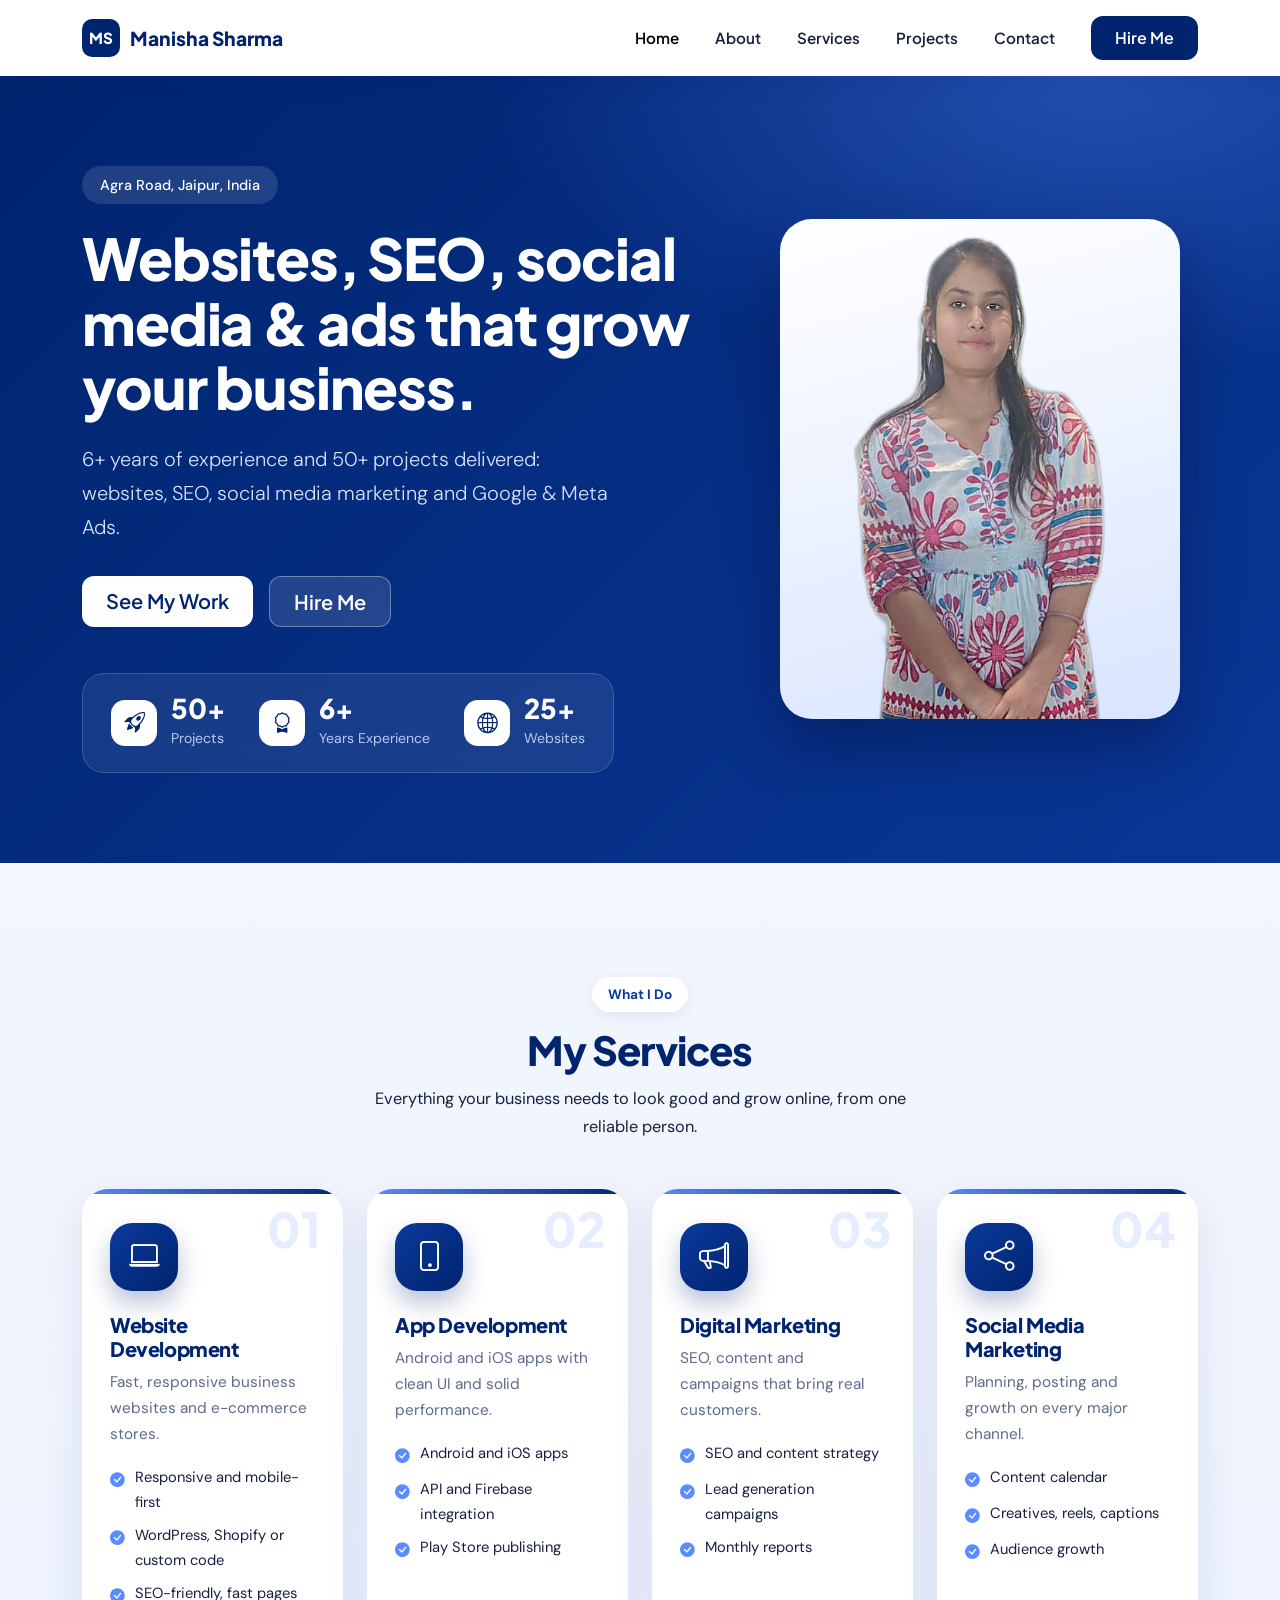
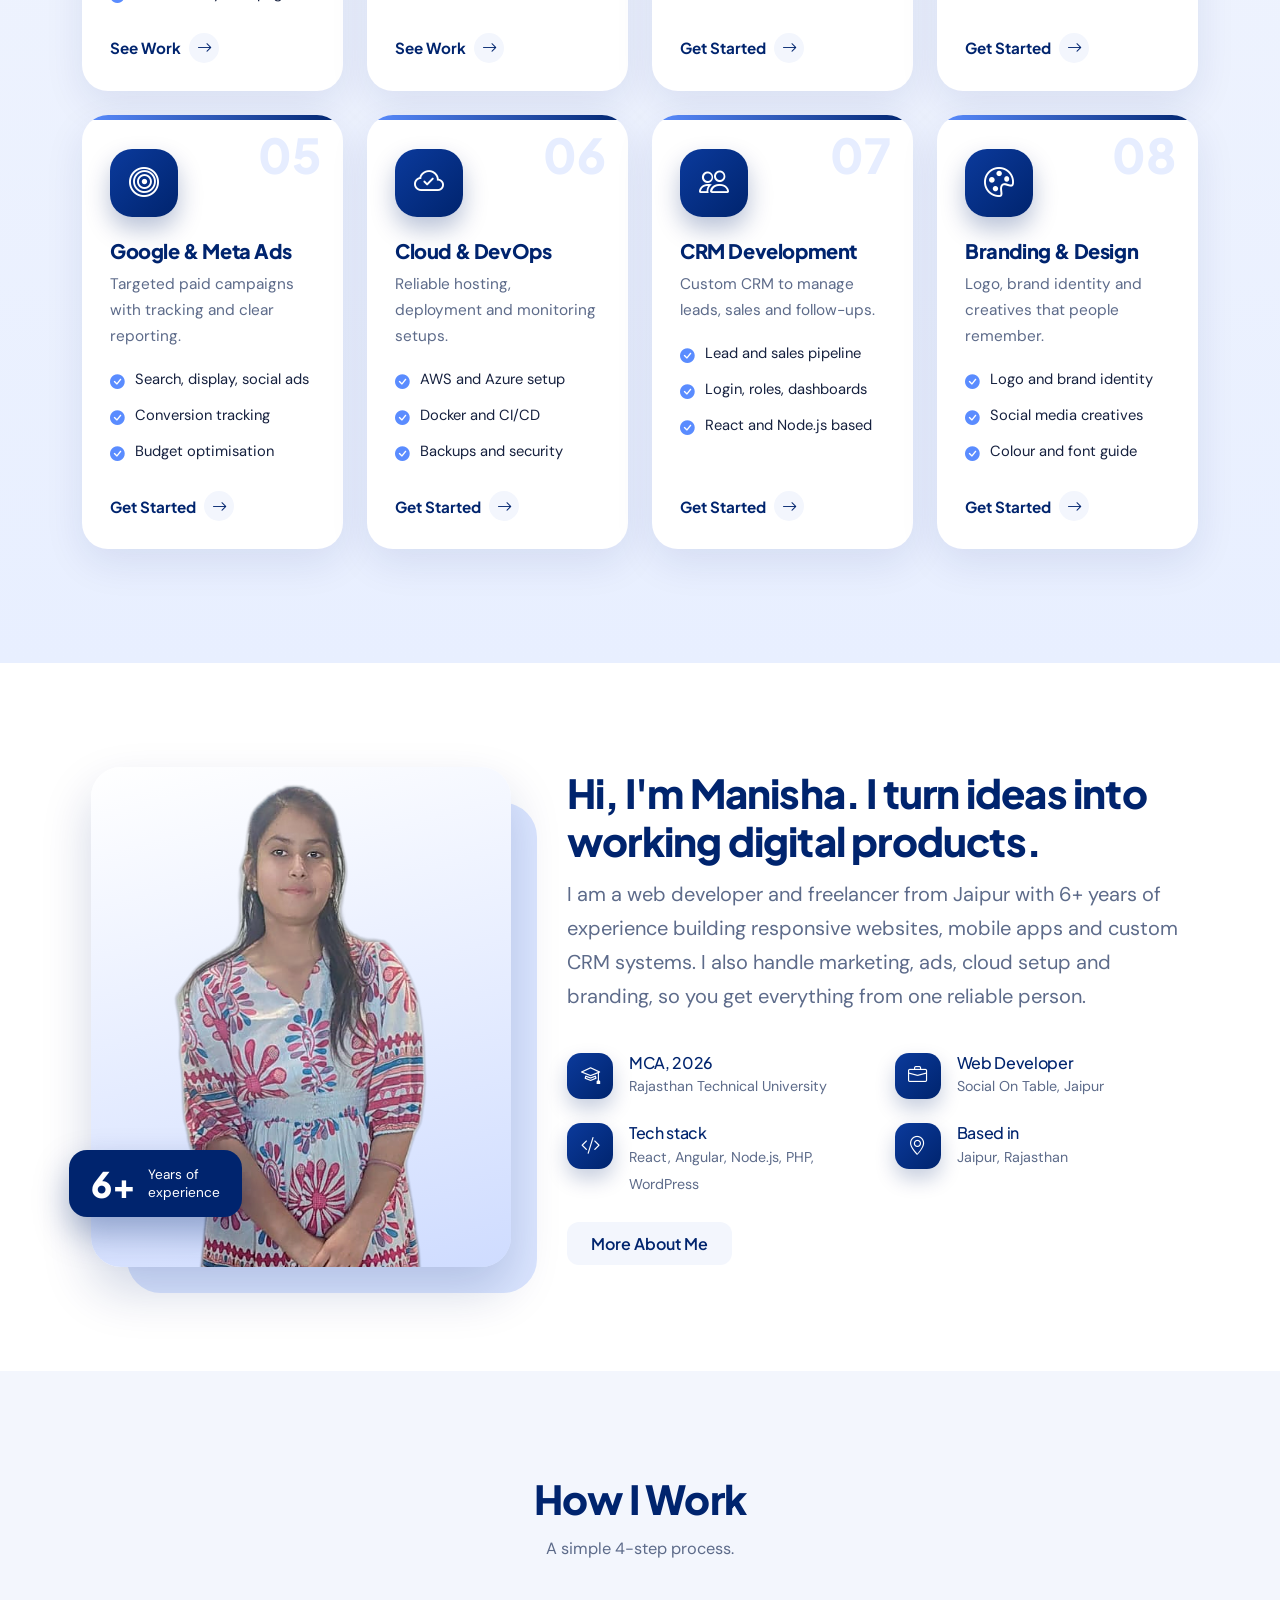
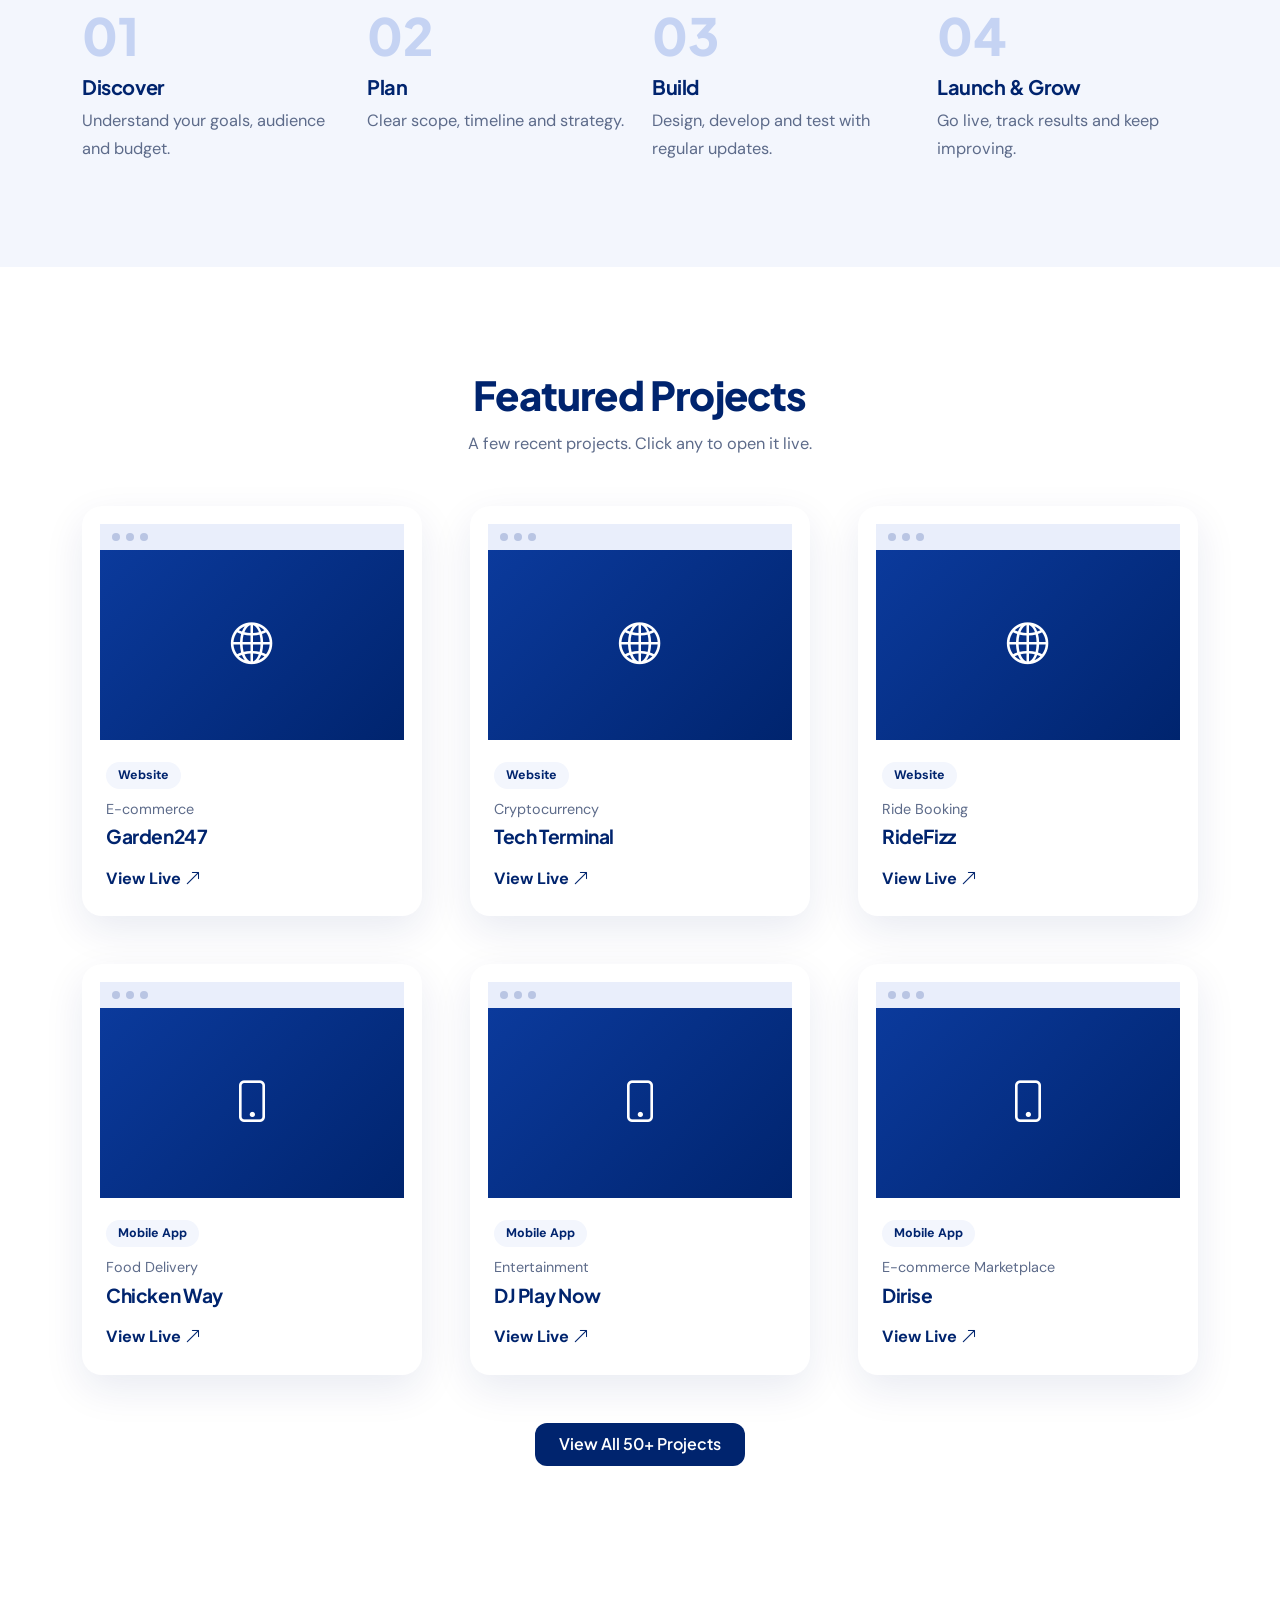
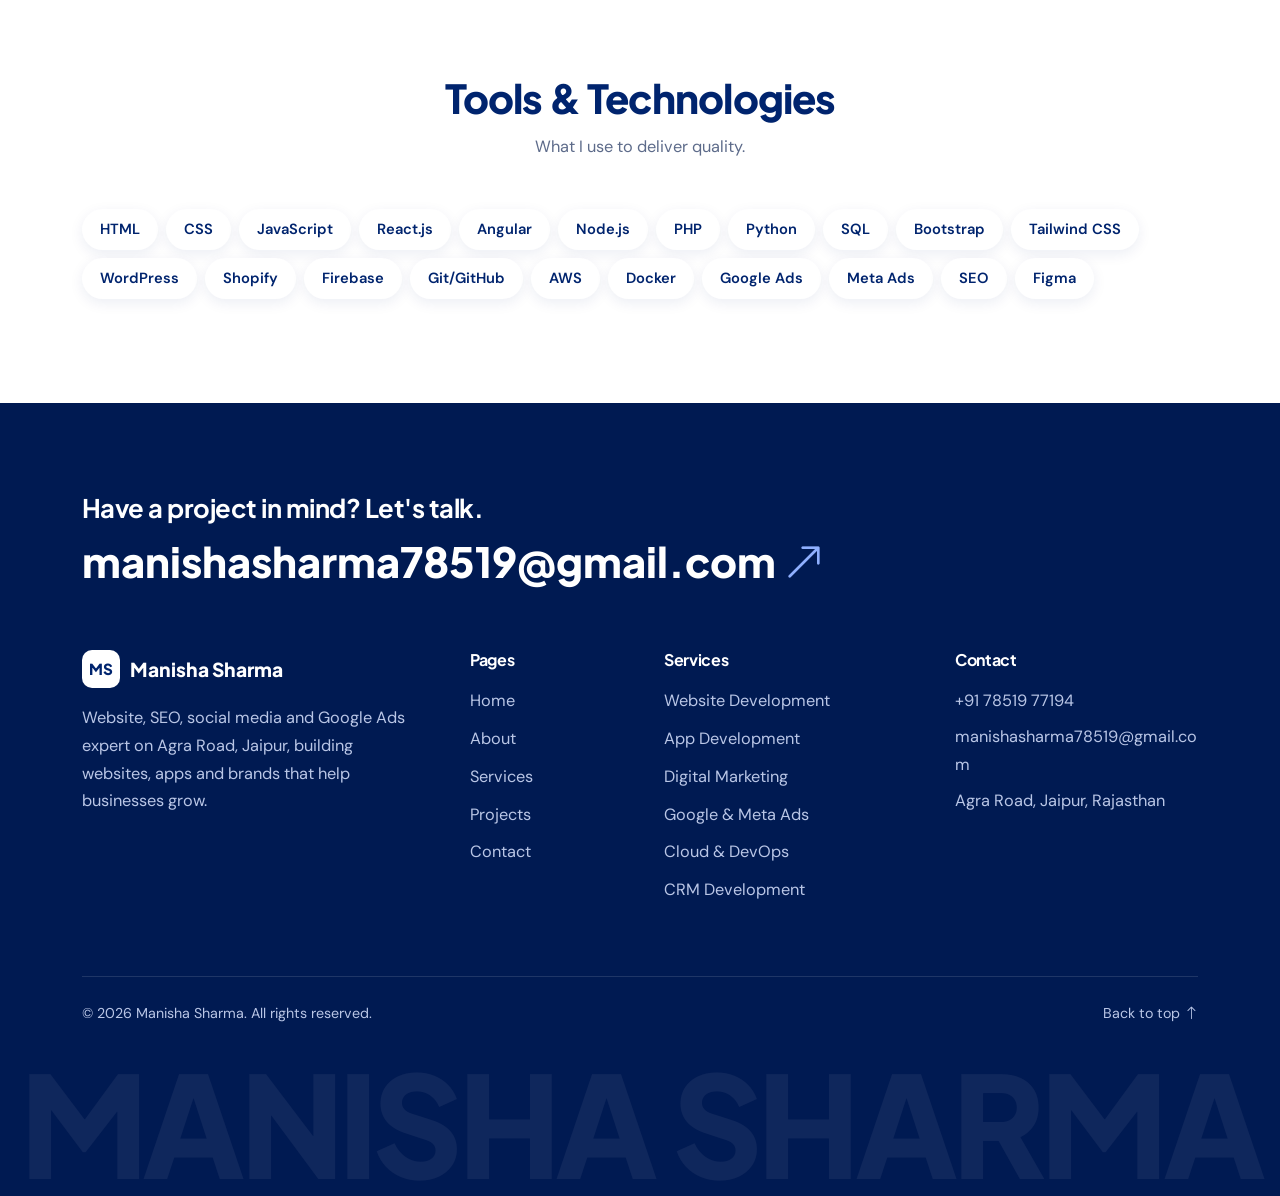
<file: index.html>
<!DOCTYPE html>
<html lang="en"><head><meta charset="UTF-8"><meta name="viewport" content="width=device-width, initial-scale=1">
<title>Home | Manisha Sharma</title><meta name="description" content="Manisha Sharma - Manisha Sharma - 6+ years in websites, SEO, social media and Google &amp; Meta Ads. 50+ projects.">
<link href="https://cdn.jsdelivr.net/npm/bootstrap@5.3.3/dist/css/bootstrap.min.css" rel="stylesheet">
<link href="https://cdn.jsdelivr.net/npm/bootstrap-icons@1.11.3/font/bootstrap-icons.min.css" rel="stylesheet">
<link href="https://fonts.googleapis.com/css2?family=Plus+Jakarta+Sans:wght@500;600;700;800&family=DM+Sans:wght@400;500;700&display=swap" rel="stylesheet"><link href="style.css" rel="stylesheet"></head><body id="top">
<nav class="navbar navbar-expand-lg fixed-top"><div class="container"><a class="navbar-brand" href="index.html"><span class="logo">MS</span>Manisha Sharma</a>
<button class="navbar-toggler border-0" data-bs-toggle="collapse" data-bs-target="#nv" aria-label="Menu"><i class="bi bi-list fs-1 text-navy"></i></button>
<div class="collapse navbar-collapse" id="nv"><ul class="navbar-nav ms-auto align-items-lg-center gap-lg-1"><li class="nav-item"><a class="nav-link active" href="index.html">Home</a></li><li class="nav-item"><a class="nav-link" href="about.html">About</a></li><li class="nav-item"><a class="nav-link" href="services.html">Services</a></li><li class="nav-item"><a class="nav-link" href="projects.html">Projects</a></li><li class="nav-item"><a class="nav-link" href="contact.html">Contact</a></li><li class="nav-item ms-lg-3 mt-2 mt-lg-0"><a href="contact.html" class="btn btn-navy px-4">Hire Me</a></li></ul></div></div></nav>
<section class="hero"><div class="container"><div class="row align-items-center g-5"><div class="col-lg-7 order-2 order-lg-1"><span class="tag">Agra Road, Jaipur, India</span><h1>Websites, SEO, social media &amp; ads that grow your business.</h1><p class="lead">6+ years of experience and 50+ projects delivered: websites, SEO, social media marketing and Google &amp; Meta Ads.</p><div class="d-flex flex-wrap gap-3"><a href="projects.html" class="btn btn-light btn-lg px-4">See My Work</a><a href="contact.html" class="btn btn-ghost btn-lg px-4">Hire Me</a></div><div class="hero-stats"><div class="hs"><i class="bi bi-rocket-takeoff"></i><div><b>50+</b><span>Projects</span></div></div><div class="hs"><i class="bi bi-award"></i><div><b>6+</b><span>Years Experience</span></div></div><div class="hs"><i class="bi bi-globe2"></i><div><b>25+</b><span>Websites</span></div></div></div></div><div class="col-lg-5 order-1 order-lg-2"><div class="photo-card"><img src="manisha.png" alt="Manisha Sharma"></div></div></div></div></section>
<section class="svc2"><div class="container py-4"><div class="sh mb-5"><span class="tag2">What I Do</span><h2 class="sec-title">My Services</h2><p class="mb-0">Everything your business needs to look good and grow online, from one reliable person.</p></div><div class="row g-4"><div class="col-md-6 col-xl-3"><div class="sv2"><span class="sv2-n">01</span><div class="sv2-ic"><i class="bi bi-laptop"></i></div><h3>Website Development</h3><p>Fast, responsive business websites and e-commerce stores.</p><ul class="list-unstyled"><li><i class="bi bi-check-circle-fill"></i><span>Responsive and mobile-first</span></li><li><i class="bi bi-check-circle-fill"></i><span>WordPress, Shopify or custom code</span></li><li><i class="bi bi-check-circle-fill"></i><span>SEO-friendly, fast pages</span></li></ul><a href="projects.html?cat=Website" class="sv2-go">See Work <i class="bi bi-arrow-right"></i></a></div></div><div class="col-md-6 col-xl-3"><div class="sv2"><span class="sv2-n">02</span><div class="sv2-ic"><i class="bi bi-phone"></i></div><h3>App Development</h3><p>Android and iOS apps with clean UI and solid performance.</p><ul class="list-unstyled"><li><i class="bi bi-check-circle-fill"></i><span>Android and iOS apps</span></li><li><i class="bi bi-check-circle-fill"></i><span>API and Firebase integration</span></li><li><i class="bi bi-check-circle-fill"></i><span>Play Store publishing</span></li></ul><a href="projects.html?cat=Mobile%20App" class="sv2-go">See Work <i class="bi bi-arrow-right"></i></a></div></div><div class="col-md-6 col-xl-3"><div class="sv2"><span class="sv2-n">03</span><div class="sv2-ic"><i class="bi bi-megaphone"></i></div><h3>Digital Marketing</h3><p>SEO, content and campaigns that bring real customers.</p><ul class="list-unstyled"><li><i class="bi bi-check-circle-fill"></i><span>SEO and content strategy</span></li><li><i class="bi bi-check-circle-fill"></i><span>Lead generation campaigns</span></li><li><i class="bi bi-check-circle-fill"></i><span>Monthly reports</span></li></ul><a href="contact.html" class="sv2-go">Get Started <i class="bi bi-arrow-right"></i></a></div></div><div class="col-md-6 col-xl-3"><div class="sv2"><span class="sv2-n">04</span><div class="sv2-ic"><i class="bi bi-share"></i></div><h3>Social Media Marketing</h3><p>Planning, posting and growth on every major channel.</p><ul class="list-unstyled"><li><i class="bi bi-check-circle-fill"></i><span>Content calendar</span></li><li><i class="bi bi-check-circle-fill"></i><span>Creatives, reels, captions</span></li><li><i class="bi bi-check-circle-fill"></i><span>Audience growth</span></li></ul><a href="contact.html" class="sv2-go">Get Started <i class="bi bi-arrow-right"></i></a></div></div><div class="col-md-6 col-xl-3"><div class="sv2"><span class="sv2-n">05</span><div class="sv2-ic"><i class="bi bi-bullseye"></i></div><h3>Google &amp; Meta Ads</h3><p>Targeted paid campaigns with tracking and clear reporting.</p><ul class="list-unstyled"><li><i class="bi bi-check-circle-fill"></i><span>Search, display, social ads</span></li><li><i class="bi bi-check-circle-fill"></i><span>Conversion tracking</span></li><li><i class="bi bi-check-circle-fill"></i><span>Budget optimisation</span></li></ul><a href="contact.html" class="sv2-go">Get Started <i class="bi bi-arrow-right"></i></a></div></div><div class="col-md-6 col-xl-3"><div class="sv2"><span class="sv2-n">06</span><div class="sv2-ic"><i class="bi bi-cloud-check"></i></div><h3>Cloud &amp; DevOps</h3><p>Reliable hosting, deployment and monitoring setups.</p><ul class="list-unstyled"><li><i class="bi bi-check-circle-fill"></i><span>AWS and Azure setup</span></li><li><i class="bi bi-check-circle-fill"></i><span>Docker and CI/CD</span></li><li><i class="bi bi-check-circle-fill"></i><span>Backups and security</span></li></ul><a href="contact.html" class="sv2-go">Get Started <i class="bi bi-arrow-right"></i></a></div></div><div class="col-md-6 col-xl-3"><div class="sv2"><span class="sv2-n">07</span><div class="sv2-ic"><i class="bi bi-people"></i></div><h3>CRM Development</h3><p>Custom CRM to manage leads, sales and follow-ups.</p><ul class="list-unstyled"><li><i class="bi bi-check-circle-fill"></i><span>Lead and sales pipeline</span></li><li><i class="bi bi-check-circle-fill"></i><span>Login, roles, dashboards</span></li><li><i class="bi bi-check-circle-fill"></i><span>React and Node.js based</span></li></ul><a href="contact.html" class="sv2-go">Get Started <i class="bi bi-arrow-right"></i></a></div></div><div class="col-md-6 col-xl-3"><div class="sv2"><span class="sv2-n">08</span><div class="sv2-ic"><i class="bi bi-palette"></i></div><h3>Branding &amp; Design</h3><p>Logo, brand identity and creatives that people remember.</p><ul class="list-unstyled"><li><i class="bi bi-check-circle-fill"></i><span>Logo and brand identity</span></li><li><i class="bi bi-check-circle-fill"></i><span>Social media creatives</span></li><li><i class="bi bi-check-circle-fill"></i><span>Colour and font guide</span></li></ul><a href="contact.html" class="sv2-go">Get Started <i class="bi bi-arrow-right"></i></a></div></div></div></div></section>
<section class="py-5"><div class="container py-4"><div class="row align-items-center g-5"><div class="col-lg-5"><div class="ab-photo"><div class="ab-back"></div><div class="frame"><img src="manisha.png" alt="Manisha Sharma"></div><div class="ab-badge"><b>6+</b><span>Years of<br>experience</span></div></div></div>
<div class="col-lg-7"><h2 class="sec-title">Hi, I'm Manisha. I turn ideas into working digital products.</h2><p class="text-muted fs-5">I am a web developer and freelancer from Jaipur with 6+ years of experience building responsive websites, mobile apps and custom CRM systems. I also handle marketing, ads, cloud setup and branding, so you get everything from one reliable person.</p>
<div class="row g-4 my-3"><div class="col-sm-6"><div class="feat d-flex gap-3"><div class="ic ic-sm"><i class="bi bi-mortarboard"></i></div><div><h6 class="mb-0">MCA, 2026</h6><span class="text-muted small">Rajasthan Technical University</span></div></div></div><div class="col-sm-6"><div class="feat d-flex gap-3"><div class="ic ic-sm"><i class="bi bi-briefcase"></i></div><div><h6 class="mb-0">Web Developer</h6><span class="text-muted small">Social On Table, Jaipur</span></div></div></div><div class="col-sm-6"><div class="feat d-flex gap-3"><div class="ic ic-sm"><i class="bi bi-code-slash"></i></div><div><h6 class="mb-0">Tech stack</h6><span class="text-muted small">React, Angular, Node.js, PHP, WordPress</span></div></div></div><div class="col-sm-6"><div class="feat d-flex gap-3"><div class="ic ic-sm"><i class="bi bi-geo-alt"></i></div><div><h6 class="mb-0">Based in</h6><span class="text-muted small">Jaipur, Rajasthan</span></div></div></div></div><div class="d-flex flex-wrap gap-3 mt-4"><a href="about.html" class="btn btn-outline-navy px-4">More About Me</a></div></div></div></div></section>
<section class="py-5 bg-soft" ><div class="container py-4"><div class="sh mb-5"><h2 class="sec-title">How I Work</h2><p class="text-muted mb-0">A simple 4-step process.</p></div><div class="row g-4"><div class="col-6 col-lg-3"><div class="step"><span>01</span><h5>Discover</h5><p class="text-muted mb-0">Understand your goals, audience and budget.</p></div></div><div class="col-6 col-lg-3"><div class="step"><span>02</span><h5>Plan</h5><p class="text-muted mb-0">Clear scope, timeline and strategy.</p></div></div><div class="col-6 col-lg-3"><div class="step"><span>03</span><h5>Build</h5><p class="text-muted mb-0">Design, develop and test with regular updates.</p></div></div><div class="col-6 col-lg-3"><div class="step"><span>04</span><h5>Launch &amp; Grow</h5><p class="text-muted mb-0">Go live, track results and keep improving.</p></div></div></div></div></section>
<section class="py-5 " ><div class="container py-4"><div class="sh mb-5"><h2 class="sec-title">Featured Projects</h2><p class="text-muted mb-0">A few recent projects. Click any to open it live.</p></div><div class="row g-5" id="pg"><div class="col-md-6 col-lg-4 pi" data-cat="Website"><div class="pcard h-100"><div class="frame-b"><div class="bar"><i></i><i></i><i></i></div><div class="shot"><i class="bi bi-globe2"></i><img src="https://s.wordpress.com/mshots/v1/https%3A%2F%2Fgarden247.co.uk?w=1000&h=625" alt="Garden247" loading="lazy" onerror="this.remove()"></div></div><div class="pinfo"><span class="pc">Website</span><span class="pind">E-commerce</span><h5>Garden247</h5><a href="https://garden247.co.uk" target="_blank" rel="noopener" class="plink">View Live <i class="bi bi-arrow-up-right"></i></a></div></div></div><div class="col-md-6 col-lg-4 pi" data-cat="Website"><div class="pcard h-100"><div class="frame-b"><div class="bar"><i></i><i></i><i></i></div><div class="shot"><i class="bi bi-globe2"></i><img src="https://s.wordpress.com/mshots/v1/https%3A%2F%2Ftechterminal.info?w=1000&h=625" alt="Tech Terminal" loading="lazy" onerror="this.remove()"></div></div><div class="pinfo"><span class="pc">Website</span><span class="pind">Cryptocurrency</span><h5>Tech Terminal</h5><a href="https://techterminal.info" target="_blank" rel="noopener" class="plink">View Live <i class="bi bi-arrow-up-right"></i></a></div></div></div><div class="col-md-6 col-lg-4 pi" data-cat="Website"><div class="pcard h-100"><div class="frame-b"><div class="bar"><i></i><i></i><i></i></div><div class="shot"><i class="bi bi-globe2"></i><img src="https://s.wordpress.com/mshots/v1/https%3A%2F%2Fridefizz.com?w=1000&h=625" alt="RideFizz" loading="lazy" onerror="this.remove()"></div></div><div class="pinfo"><span class="pc">Website</span><span class="pind">Ride Booking</span><h5>RideFizz</h5><a href="https://ridefizz.com" target="_blank" rel="noopener" class="plink">View Live <i class="bi bi-arrow-up-right"></i></a></div></div></div><div class="col-md-6 col-lg-4 pi" data-cat="Mobile App"><div class="pcard h-100"><div class="frame-b"><div class="bar"><i></i><i></i><i></i></div><div class="shot"><i class="bi bi-phone"></i><img src="https://s.wordpress.com/mshots/v1/https%3A%2F%2Fplay.google.com%2Fstore%2Fapps%2Fdetails%3Fid%3Dcom.chickenway.moka?w=1000&h=625" alt="Chicken Way app" loading="lazy" onerror="this.remove()"></div></div><div class="pinfo"><span class="pc">Mobile App</span><span class="pind">Food Delivery</span><h5>Chicken Way</h5><a href="https://play.google.com/store/apps/details?id=com.chickenway.moka" target="_blank" rel="noopener" class="plink">View Live <i class="bi bi-arrow-up-right"></i></a></div></div></div><div class="col-md-6 col-lg-4 pi" data-cat="Mobile App"><div class="pcard h-100"><div class="frame-b"><div class="bar"><i></i><i></i><i></i></div><div class="shot"><i class="bi bi-phone"></i><img src="https://s.wordpress.com/mshots/v1/https%3A%2F%2Fplay.google.com%2Fstore%2Fapps%2Fdetails%3Fid%3Dcom.djplaynow.djplaynow?w=1000&h=625" alt="DJ Play Now app" loading="lazy" onerror="this.remove()"></div></div><div class="pinfo"><span class="pc">Mobile App</span><span class="pind">Entertainment</span><h5>DJ Play Now</h5><a href="https://play.google.com/store/apps/details?id=com.djplaynow.djplaynow" target="_blank" rel="noopener" class="plink">View Live <i class="bi bi-arrow-up-right"></i></a></div></div></div><div class="col-md-6 col-lg-4 pi" data-cat="Mobile App"><div class="pcard h-100"><div class="frame-b"><div class="bar"><i></i><i></i><i></i></div><div class="shot"><i class="bi bi-phone"></i><img src="https://s.wordpress.com/mshots/v1/https%3A%2F%2Fplay.google.com%2Fstore%2Fapps%2Fdetails%3Fid%3Dcom.dirise.dirisee?w=1000&h=625" alt="Dirise app" loading="lazy" onerror="this.remove()"></div></div><div class="pinfo"><span class="pc">Mobile App</span><span class="pind">E-commerce Marketplace</span><h5>Dirise</h5><a href="https://play.google.com/store/apps/details?id=com.dirise.dirisee" target="_blank" rel="noopener" class="plink">View Live <i class="bi bi-arrow-up-right"></i></a></div></div></div></div><div class="text-center mt-5"><a href="projects.html" class="btn btn-navy px-4">View All 50+ Projects</a></div></div></section>
<section class="py-5 " ><div class="container py-4"><div class="sh mb-5"><h2 class="sec-title">Tools & Technologies</h2><p class="text-muted mb-0">What I use to deliver quality.</p></div><div class="d-flex flex-wrap gap-2"><span class="chip">HTML</span><span class="chip">CSS</span><span class="chip">JavaScript</span><span class="chip">React.js</span><span class="chip">Angular</span><span class="chip">Node.js</span><span class="chip">PHP</span><span class="chip">Python</span><span class="chip">SQL</span><span class="chip">Bootstrap</span><span class="chip">Tailwind CSS</span><span class="chip">WordPress</span><span class="chip">Shopify</span><span class="chip">Firebase</span><span class="chip">Git/GitHub</span><span class="chip">AWS</span><span class="chip">Docker</span><span class="chip">Google Ads</span><span class="chip">Meta Ads</span><span class="chip">SEO</span><span class="chip">Figma</span></div></div></section>

<footer class="footer"><div class="container"><div class="row g-4 align-items-end ft-top"><div class="col-12"><h2 class="ft-h">Have a project in mind? Let's talk.</h2><a class="ft-mail" href="mailto:manishasharma78519@gmail.com">manishasharma78519@gmail.com <i class="bi bi-arrow-up-right"></i></a></div></div>
<div class="row g-5 ft-mid"><div class="col-lg-4"><a class="navbar-brand text-white mb-3" href="index.html"><span class="logo logo-w">MS</span>Manisha Sharma</a><p>Website, SEO, social media and Google Ads expert on Agra Road, Jaipur, building websites, apps and brands that help businesses grow.</p></div>
<div class="col-6 col-lg-2"><h6>Pages</h6><ul class="list-unstyled"><li><a href="index.html">Home</a></li><li><a href="about.html">About</a></li><li><a href="services.html">Services</a></li><li><a href="projects.html">Projects</a></li><li><a href="contact.html">Contact</a></li></ul></div><div class="col-6 col-lg-3"><h6>Services</h6><ul class="list-unstyled"><li><a href="services.html">Website Development</a></li><li><a href="services.html">App Development</a></li><li><a href="services.html">Digital Marketing</a></li><li><a href="services.html">Google & Meta Ads</a></li><li><a href="services.html">Cloud & DevOps</a></li><li><a href="services.html">CRM Development</a></li></ul></div><div class="col-12 col-lg-3"><h6>Contact</h6><p class="mb-2"><a href="tel:+917851977194">+91 78519 77194</a></p><p class="mb-2"><a href="mailto:manishasharma78519@gmail.com" style="overflow-wrap:anywhere">manishasharma78519@gmail.com</a></p><p>Agra Road, Jaipur, Rajasthan</p></div></div>
<div class="ft-bot d-flex justify-content-between flex-wrap gap-2 small"><span>&copy; 2026 Manisha Sharma. All rights reserved.</span><a href="#top">Back to top <i class="bi bi-arrow-up"></i></a></div></div><div class="wm" aria-hidden="true">MANISHA SHARMA</div></footer>
<script src="https://cdn.jsdelivr.net/npm/bootstrap@5.3.3/dist/js/bootstrap.bundle.min.js"></script><script src="main.js"></script></body></html>
</file>
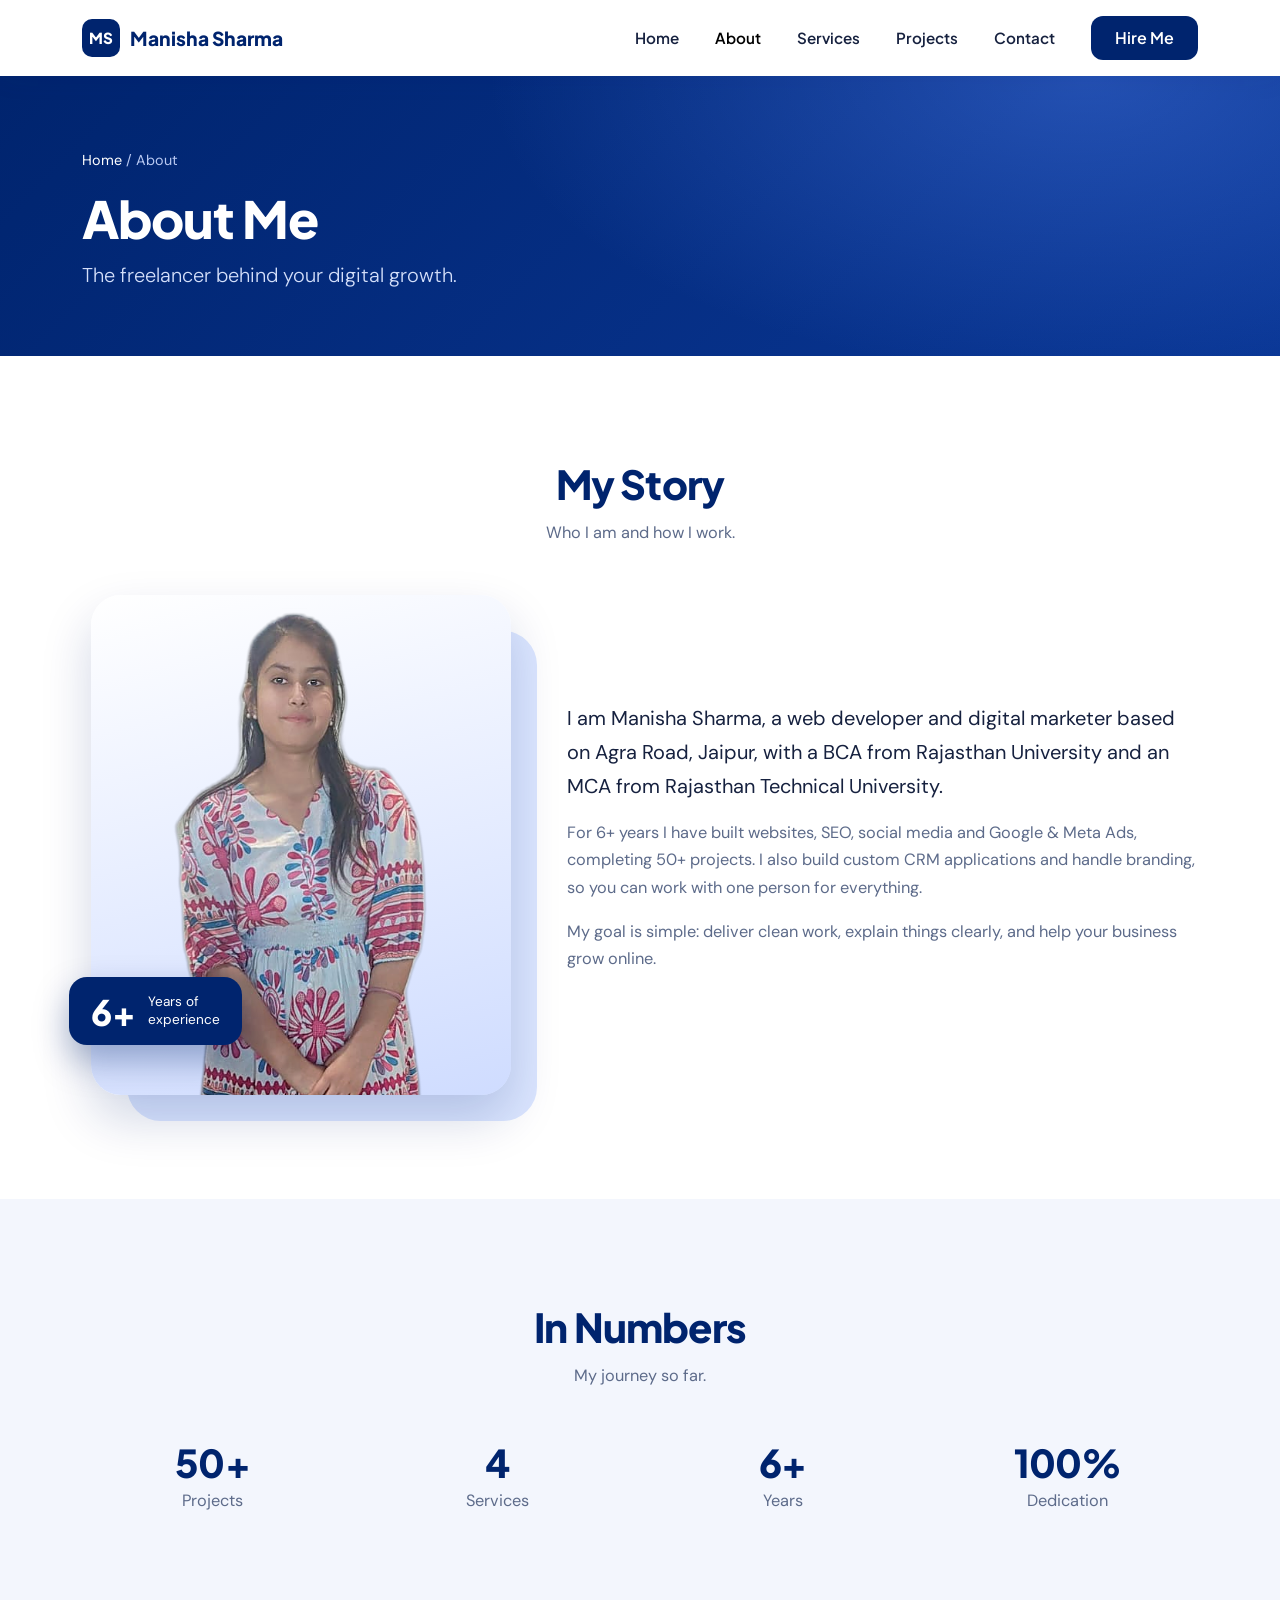
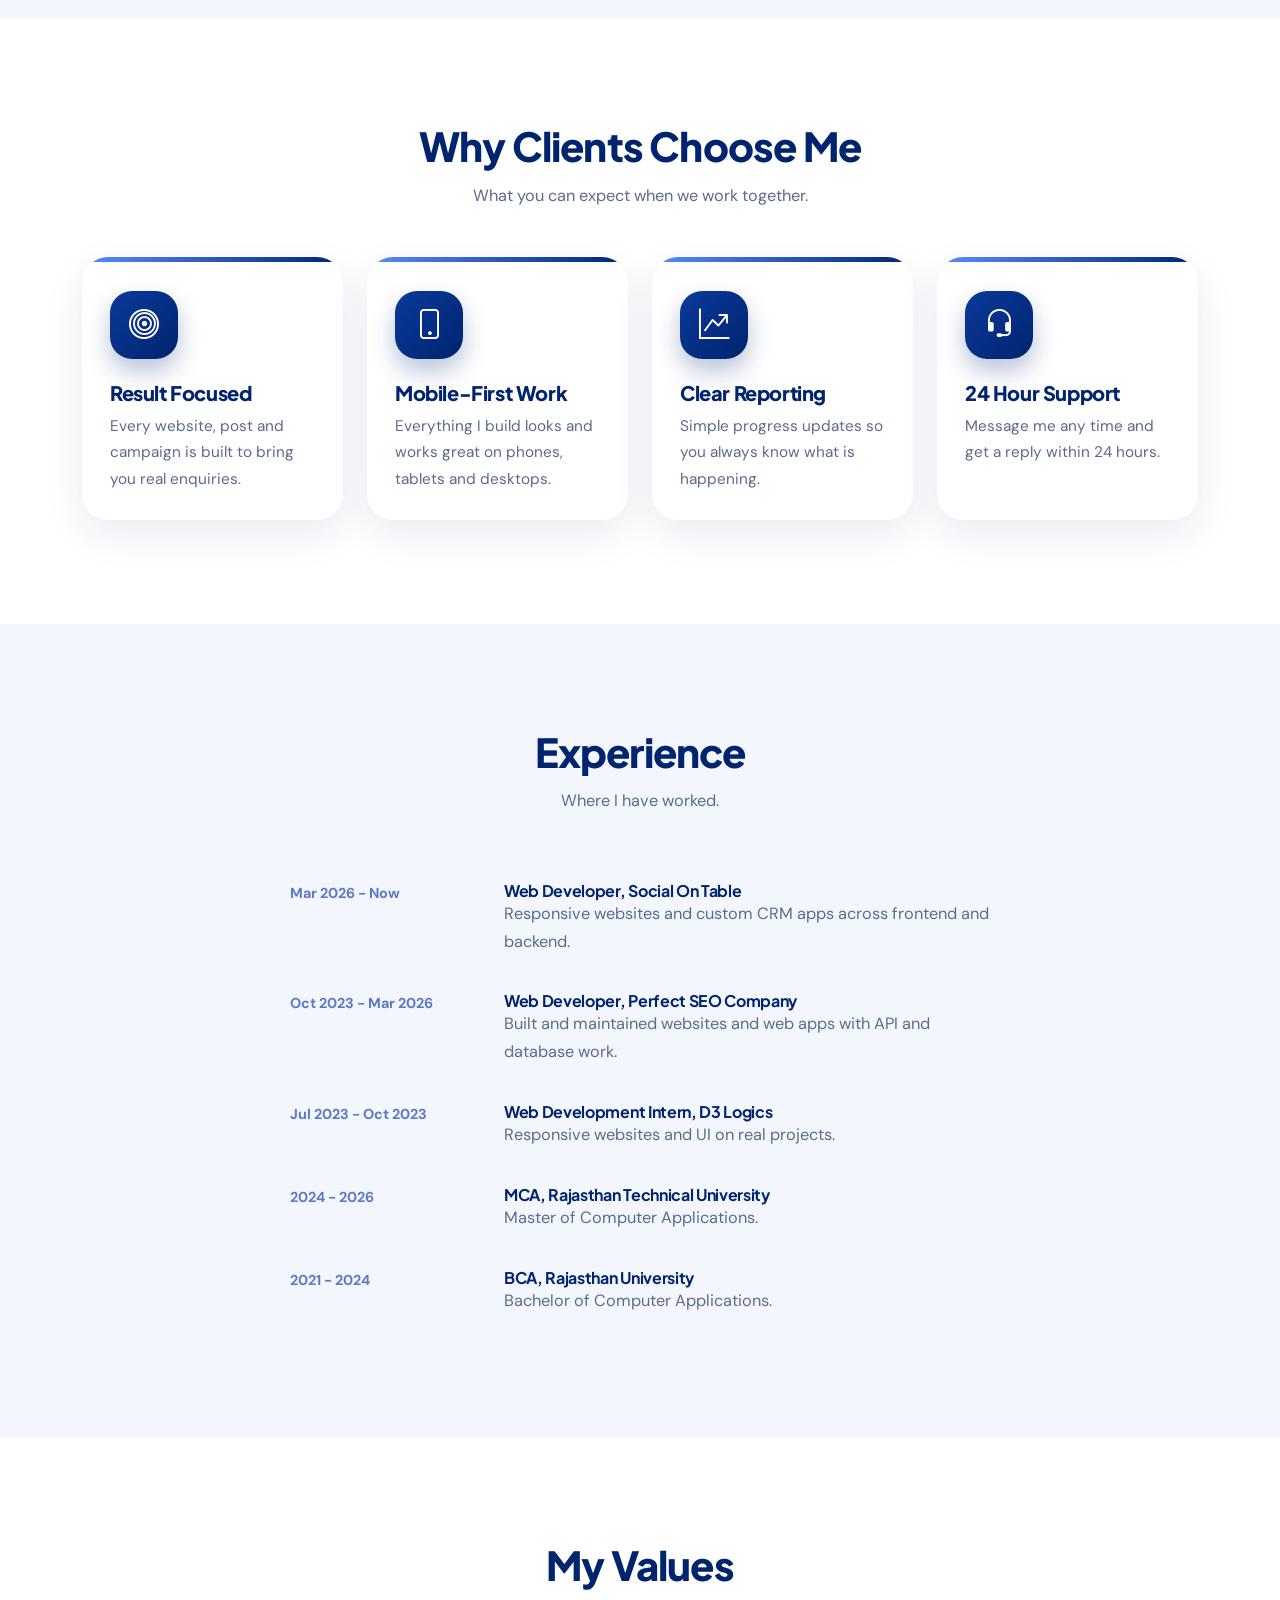
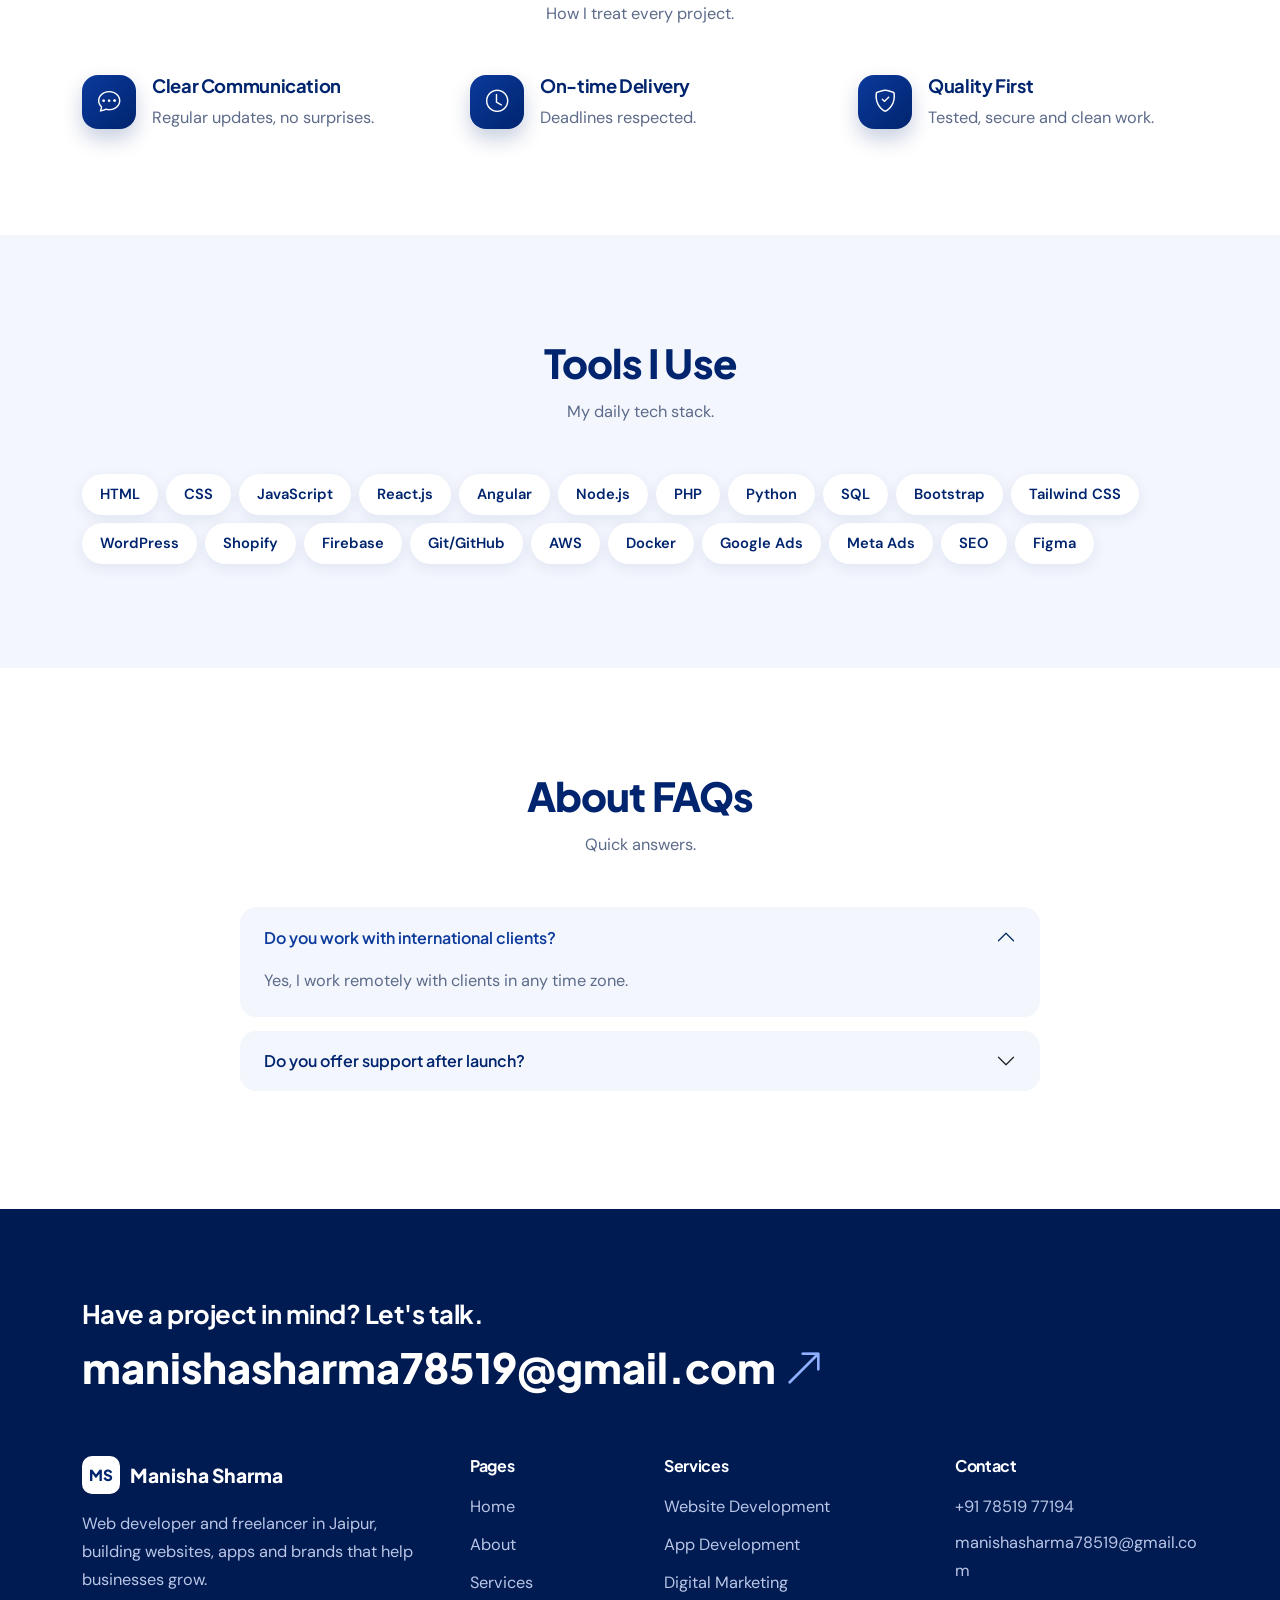
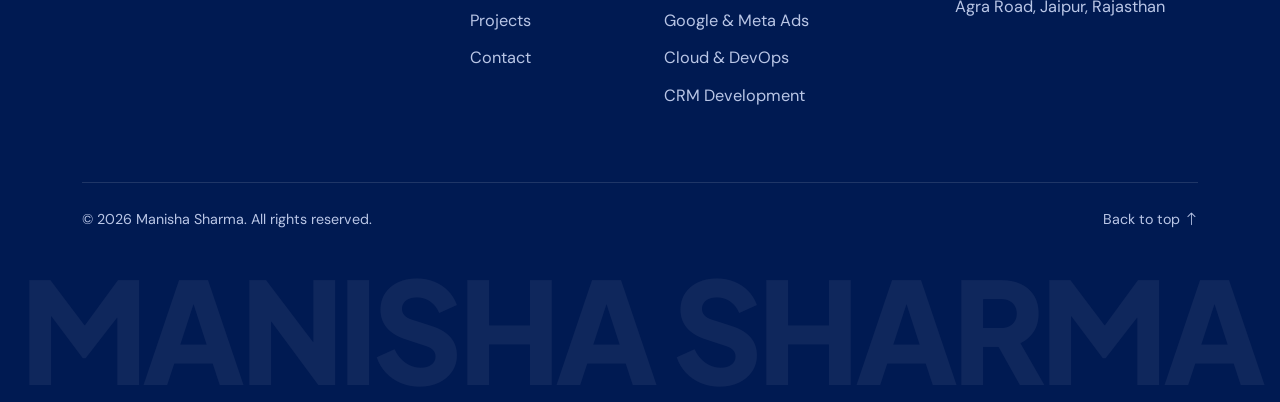
<file: about.html>
<!DOCTYPE html>
<html lang="en"><head><meta charset="UTF-8"><meta name="viewport" content="width=device-width, initial-scale=1">
<title>About | Manisha Sharma</title><meta name="description" content="Manisha Sharma - Freelance web, app, digital marketing, DevOps, CRM and branding expert.">
<link href="https://cdn.jsdelivr.net/npm/bootstrap@5.3.3/dist/css/bootstrap.min.css" rel="stylesheet">
<link href="https://cdn.jsdelivr.net/npm/bootstrap-icons@1.11.3/font/bootstrap-icons.min.css" rel="stylesheet">
<link href="https://fonts.googleapis.com/css2?family=Plus+Jakarta+Sans:wght@500;600;700;800&family=DM+Sans:wght@400;500;700&display=swap" rel="stylesheet"><link href="style.css" rel="stylesheet"></head><body id="top">
<nav class="navbar navbar-expand-lg fixed-top"><div class="container"><a class="navbar-brand" href="index.html"><span class="logo">MS</span>Manisha Sharma</a>
<button class="navbar-toggler border-0" data-bs-toggle="collapse" data-bs-target="#nv" aria-label="Menu"><i class="bi bi-list fs-1 text-navy"></i></button>
<div class="collapse navbar-collapse" id="nv"><ul class="navbar-nav ms-auto align-items-lg-center gap-lg-1"><li class="nav-item"><a class="nav-link" href="index.html">Home</a></li><li class="nav-item"><a class="nav-link active" href="about.html">About</a></li><li class="nav-item"><a class="nav-link" href="services.html">Services</a></li><li class="nav-item"><a class="nav-link" href="projects.html">Projects</a></li><li class="nav-item"><a class="nav-link" href="contact.html">Contact</a></li><li class="nav-item ms-lg-3 mt-2 mt-lg-0"><a href="contact.html" class="btn btn-navy px-4">Hire Me</a></li></ul></div></div></nav>
<header class="page-head"><div class="container"><p class="crumb"><a href="index.html">Home</a> / About</p><h1>About Me</h1><p class="lead mb-0">The freelancer behind your digital growth.</p></div></header>
<section class="py-5 " ><div class="container py-4"><div class="sh mb-5"><h2 class="sec-title">My Story</h2><p class="text-muted mb-0">Who I am and how I work.</p></div><div class="row align-items-center g-5"><div class="col-lg-5"><div class="ab-photo"><div class="ab-back"></div><div class="frame"><img src="manisha.png" alt="Manisha Sharma"></div><div class="ab-badge"><b>6+</b><span>Years of<br>experience</span></div></div></div><div class="col-lg-7"><p class="fs-5">I am Manisha Sharma, a web developer and digital marketer based on Agra Road, Jaipur, with a BCA from Rajasthan University and an MCA from Rajasthan Technical University.</p><p class="text-muted">For 6+ years I have built websites, SEO, social media and Google &amp; Meta Ads, completing 50+ projects. I also build custom CRM applications and handle branding, so you can work with one person for everything.</p><p class="text-muted">My goal is simple: deliver clean work, explain things clearly, and help your business grow online.</p></div></div></div></section>
<section class="py-5 bg-soft" ><div class="container py-4"><div class="sh mb-5"><h2 class="sec-title">In Numbers</h2><p class="text-muted mb-0">My journey so far.</p></div><div class="row g-4 text-center"><div class="col-6 col-md-3"><h3 class="num">50+</h3><p class="mb-0 text-muted">Projects</p></div><div class="col-6 col-md-3"><h3 class="num">4</h3><p class="mb-0 text-muted">Services</p></div><div class="col-6 col-md-3"><h3 class="num">6+</h3><p class="mb-0 text-muted">Years</p></div><div class="col-6 col-md-3"><h3 class="num">100%</h3><p class="mb-0 text-muted">Dedication</p></div></div></div></section>
<section class="py-5 " ><div class="container py-4"><div class="sh mb-5"><h2 class="sec-title">Why Clients Choose Me</h2><p class="text-muted mb-0">What you can expect when we work together.</p></div><div class="row g-4"><div class="col-md-6 col-xl-3"><div class="sv2"><div class="sv2-ic"><i class="bi bi-bullseye"></i></div><h3>Result Focused</h3><p class="mb-0">Every website, post and campaign is built to bring you real enquiries.</p></div></div><div class="col-md-6 col-xl-3"><div class="sv2"><div class="sv2-ic"><i class="bi bi-phone"></i></div><h3>Mobile-First Work</h3><p class="mb-0">Everything I build looks and works great on phones, tablets and desktops.</p></div></div><div class="col-md-6 col-xl-3"><div class="sv2"><div class="sv2-ic"><i class="bi bi-graph-up-arrow"></i></div><h3>Clear Reporting</h3><p class="mb-0">Simple progress updates so you always know what is happening.</p></div></div><div class="col-md-6 col-xl-3"><div class="sv2"><div class="sv2-ic"><i class="bi bi-headset"></i></div><h3>24 Hour Support</h3><p class="mb-0">Message me any time and get a reply within 24 hours.</p></div></div></div></div></section>
<section class="py-5 bg-soft" ><div class="container py-4"><div class="sh mb-5"><h2 class="sec-title">Experience</h2><p class="text-muted mb-0">Where I have worked.</p></div><div class="mx-auto" style="max-width:700px"><div class="tl"><b>Mar 2026 - Now</b><h6>Web Developer, Social On Table</h6><p class="text-muted mb-0">Responsive websites and custom CRM apps across frontend and backend.</p></div><div class="tl"><b>Oct 2023 - Mar 2026</b><h6>Web Developer, Perfect SEO Company</h6><p class="text-muted mb-0">Built and maintained websites and web apps with API and database work.</p></div><div class="tl"><b>Jul 2023 - Oct 2023</b><h6>Web Development Intern, D3 Logics</h6><p class="text-muted mb-0">Responsive websites and UI on real projects.</p></div><div class="tl"><b>2024 - 2026</b><h6>MCA, Rajasthan Technical University</h6><p class="text-muted mb-0">Master of Computer Applications.</p></div><div class="tl"><b>2021 - 2024</b><h6>BCA, Rajasthan University</h6><p class="text-muted mb-0">Bachelor of Computer Applications.</p></div></div></div></section>
<section class="py-5 " ><div class="container py-4"><div class="sh mb-5"><h2 class="sec-title">My Values</h2><p class="text-muted mb-0">How I treat every project.</p></div><div class="row g-5"><div class="col-md-4"><div class="feat d-flex gap-3"><div class="ic"><i class="bi bi-chat-dots"></i></div><div><h5>Clear Communication</h5><p class="mb-0 text-muted">Regular updates, no surprises.</p></div></div></div><div class="col-md-4"><div class="feat d-flex gap-3"><div class="ic"><i class="bi bi-clock"></i></div><div><h5>On-time Delivery</h5><p class="mb-0 text-muted">Deadlines respected.</p></div></div></div><div class="col-md-4"><div class="feat d-flex gap-3"><div class="ic"><i class="bi bi-shield-check"></i></div><div><h5>Quality First</h5><p class="mb-0 text-muted">Tested, secure and clean work.</p></div></div></div></div></div></section>
<section class="py-5 bg-soft" ><div class="container py-4"><div class="sh mb-5"><h2 class="sec-title">Tools I Use</h2><p class="text-muted mb-0">My daily tech stack.</p></div><div class="d-flex flex-wrap gap-2"><span class="chip">HTML</span><span class="chip">CSS</span><span class="chip">JavaScript</span><span class="chip">React.js</span><span class="chip">Angular</span><span class="chip">Node.js</span><span class="chip">PHP</span><span class="chip">Python</span><span class="chip">SQL</span><span class="chip">Bootstrap</span><span class="chip">Tailwind CSS</span><span class="chip">WordPress</span><span class="chip">Shopify</span><span class="chip">Firebase</span><span class="chip">Git/GitHub</span><span class="chip">AWS</span><span class="chip">Docker</span><span class="chip">Google Ads</span><span class="chip">Meta Ads</span><span class="chip">SEO</span><span class="chip">Figma</span></div></div></section>
<section class="py-5 " ><div class="container py-4"><div class="sh mb-5"><h2 class="sec-title">About FAQs</h2><p class="text-muted mb-0">Quick answers.</p></div><div class="accordion mx-auto" style="max-width:800px" id="fq"><div class="accordion-item"><h2 class="accordion-header"><button class="accordion-button " data-bs-toggle="collapse" data-bs-target="#f0">Do you work with international clients?</button></h2><div id="f0" class="accordion-collapse collapse show" data-bs-parent="#fq"><div class="accordion-body">Yes, I work remotely with clients in any time zone.</div></div></div><div class="accordion-item"><h2 class="accordion-header"><button class="accordion-button collapsed" data-bs-toggle="collapse" data-bs-target="#f1">Do you offer support after launch?</button></h2><div id="f1" class="accordion-collapse collapse " data-bs-parent="#fq"><div class="accordion-body">Yes, free support period and monthly maintenance plans.</div></div></div></div></div></section>

<footer class="footer"><div class="container"><div class="row g-4 align-items-end ft-top"><div class="col-12"><h2 class="ft-h">Have a project in mind? Let's talk.</h2><a class="ft-mail" href="mailto:manishasharma78519@gmail.com">manishasharma78519@gmail.com <i class="bi bi-arrow-up-right"></i></a></div></div>
<div class="row g-5 ft-mid"><div class="col-lg-4"><a class="navbar-brand text-white mb-3" href="index.html"><span class="logo logo-w">MS</span>Manisha Sharma</a><p>Web developer and freelancer in Jaipur, building websites, apps and brands that help businesses grow.</p></div>
<div class="col-6 col-lg-2"><h6>Pages</h6><ul class="list-unstyled"><li><a href="index.html">Home</a></li><li><a href="about.html">About</a></li><li><a href="services.html">Services</a></li><li><a href="projects.html">Projects</a></li><li><a href="contact.html">Contact</a></li></ul></div><div class="col-6 col-lg-3"><h6>Services</h6><ul class="list-unstyled"><li><a href="services.html">Website Development</a></li><li><a href="services.html">App Development</a></li><li><a href="services.html">Digital Marketing</a></li><li><a href="services.html">Google & Meta Ads</a></li><li><a href="services.html">Cloud & DevOps</a></li><li><a href="services.html">CRM Development</a></li></ul></div><div class="col-12 col-lg-3"><h6>Contact</h6><p class="mb-2"><a href="tel:+917851977194">+91 78519 77194</a></p><p class="mb-2"><a href="mailto:manishasharma78519@gmail.com" style="overflow-wrap:anywhere">manishasharma78519@gmail.com</a></p><p>Agra Road, Jaipur, Rajasthan</p></div></div>
<div class="ft-bot d-flex justify-content-between flex-wrap gap-2 small"><span>&copy; 2026 Manisha Sharma. All rights reserved.</span><a href="#top">Back to top <i class="bi bi-arrow-up"></i></a></div></div><div class="wm" aria-hidden="true">MANISHA SHARMA</div></footer>
<script src="https://cdn.jsdelivr.net/npm/bootstrap@5.3.3/dist/js/bootstrap.bundle.min.js"></script><script src="main.js"></script></body></html>
</file>
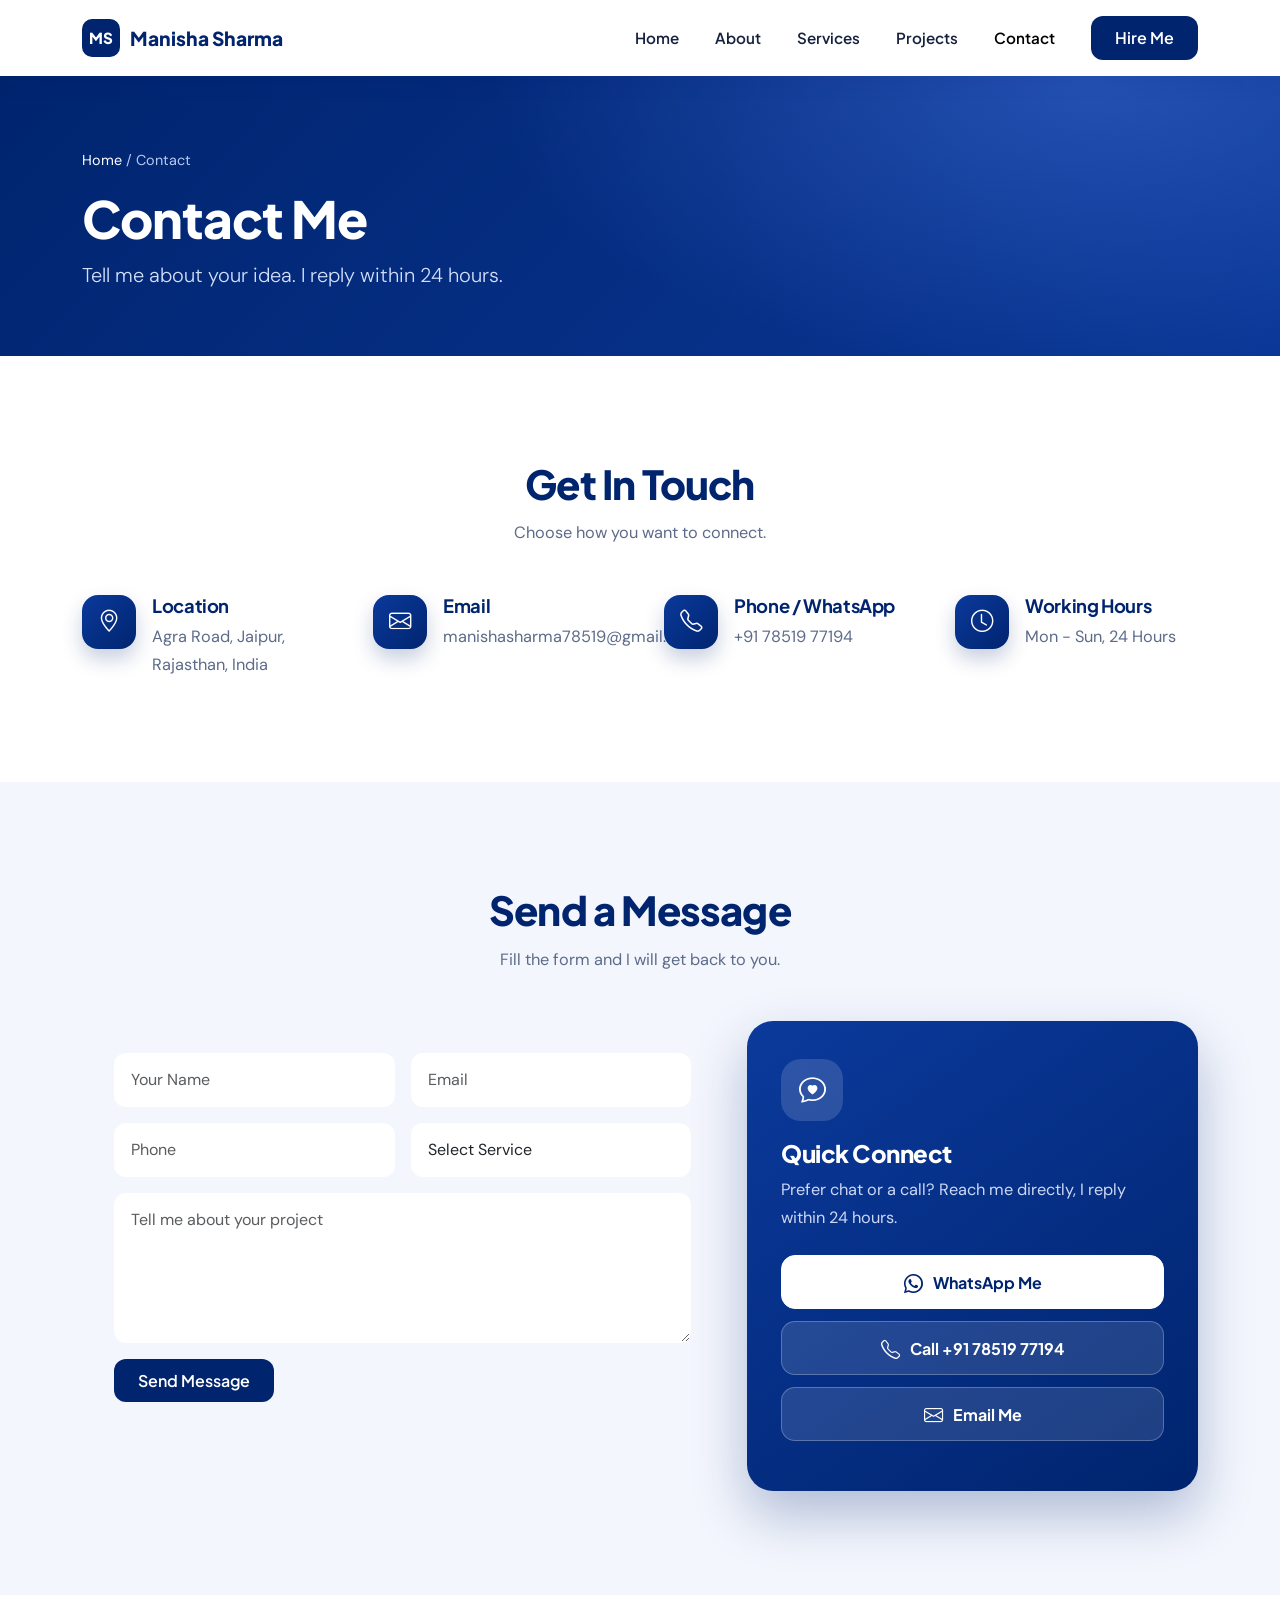
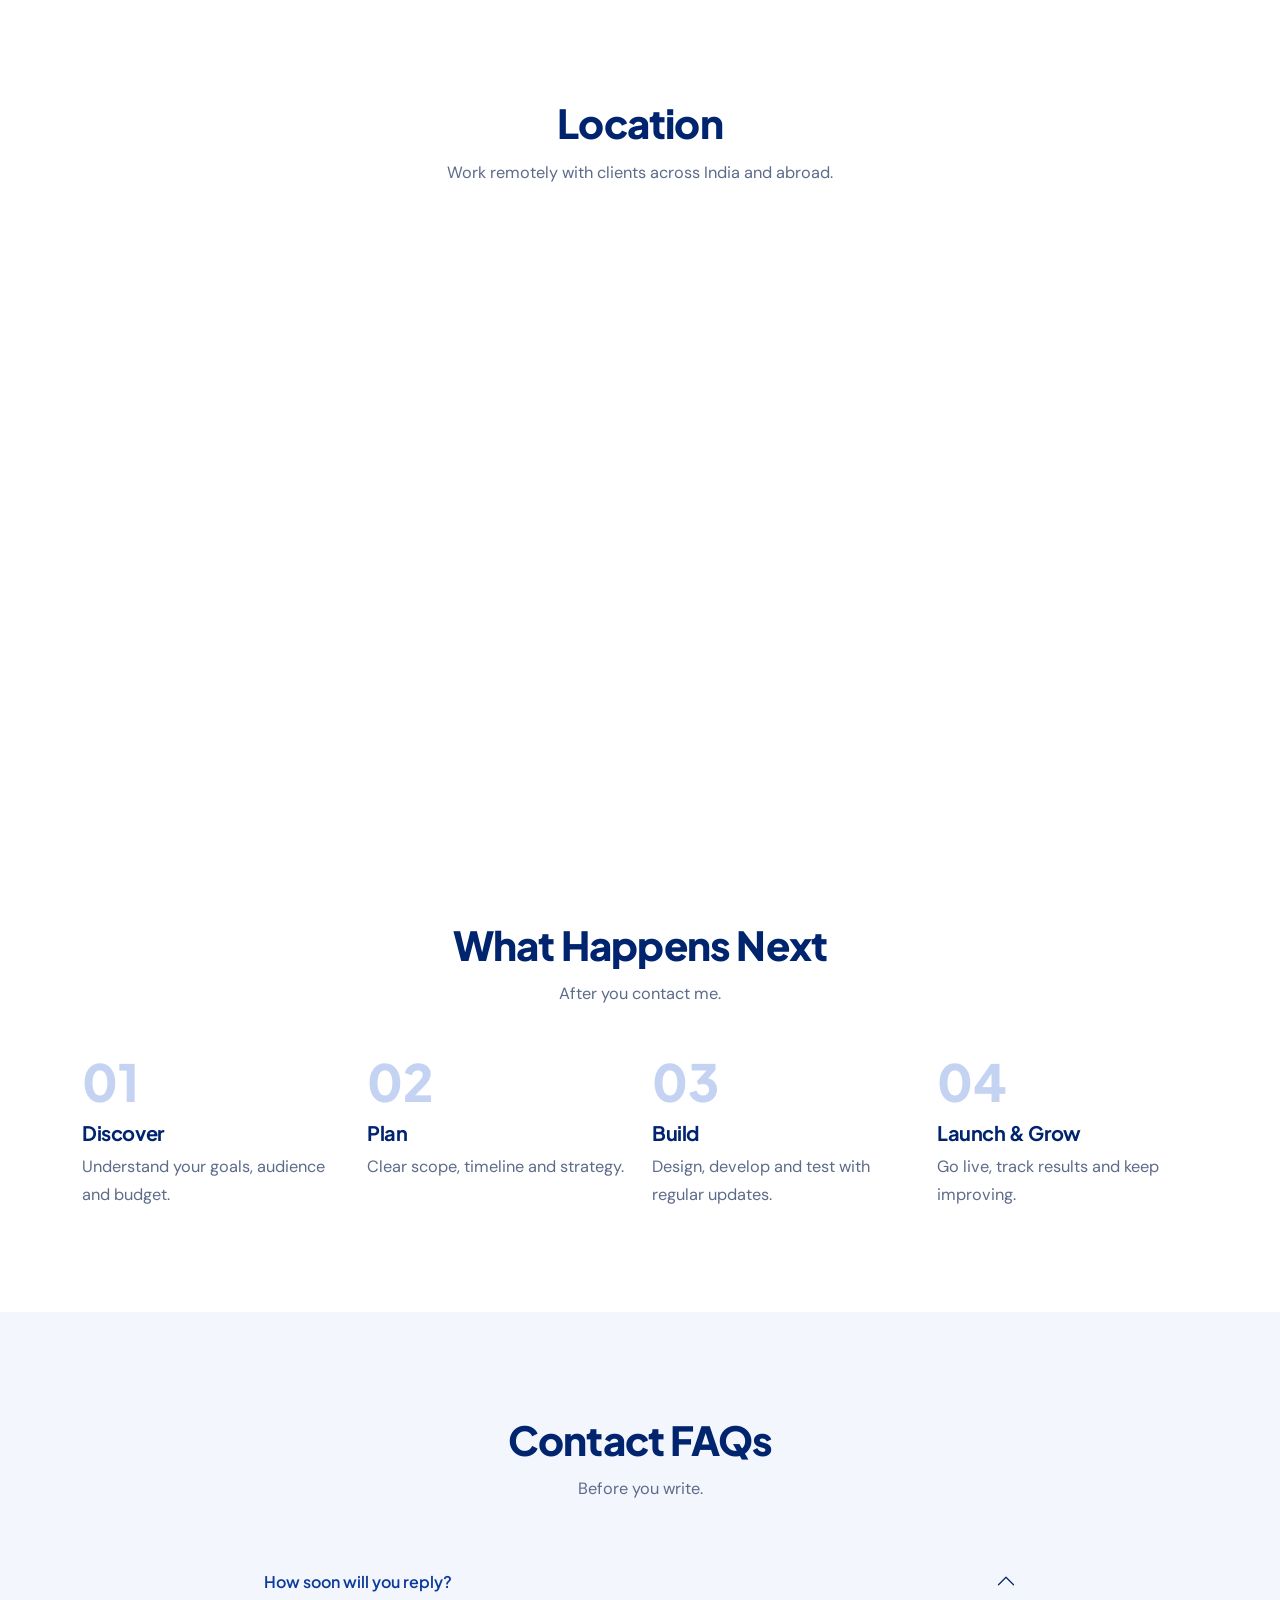
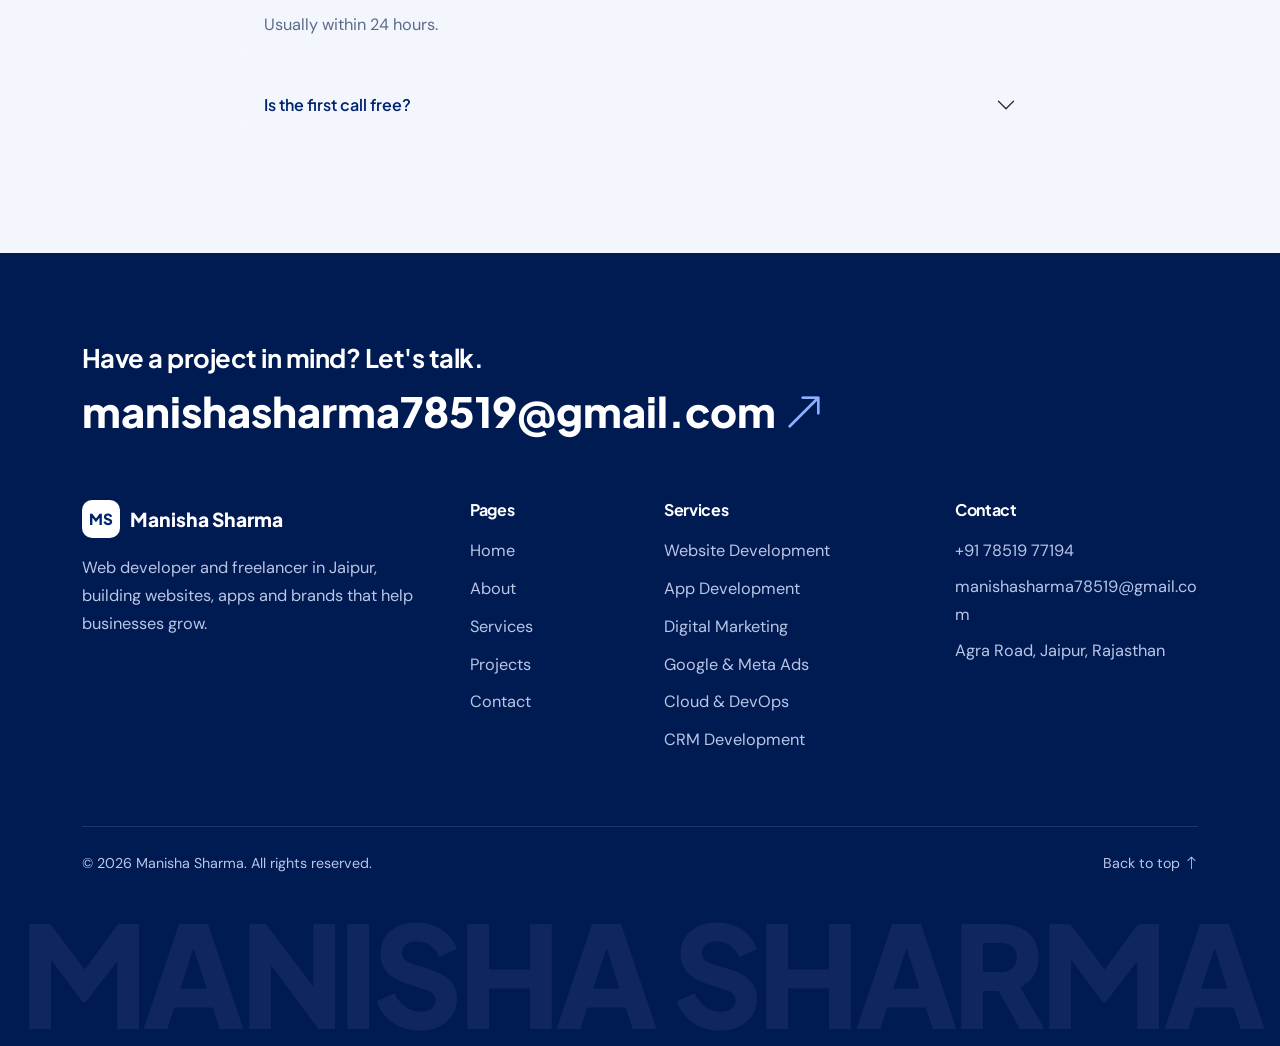
<file: contact.html>
<!DOCTYPE html>
<html lang="en"><head><meta charset="UTF-8"><meta name="viewport" content="width=device-width, initial-scale=1">
<title>Contact | Manisha Sharma</title><meta name="description" content="Manisha Sharma - Freelance web, app, digital marketing, DevOps, CRM and branding expert.">
<link href="https://cdn.jsdelivr.net/npm/bootstrap@5.3.3/dist/css/bootstrap.min.css" rel="stylesheet">
<link href="https://cdn.jsdelivr.net/npm/bootstrap-icons@1.11.3/font/bootstrap-icons.min.css" rel="stylesheet">
<link href="https://fonts.googleapis.com/css2?family=Plus+Jakarta+Sans:wght@500;600;700;800&family=DM+Sans:wght@400;500;700&display=swap" rel="stylesheet"><link href="style.css" rel="stylesheet"></head><body id="top">
<nav class="navbar navbar-expand-lg fixed-top"><div class="container"><a class="navbar-brand" href="index.html"><span class="logo">MS</span>Manisha Sharma</a>
<button class="navbar-toggler border-0" data-bs-toggle="collapse" data-bs-target="#nv" aria-label="Menu"><i class="bi bi-list fs-1 text-navy"></i></button>
<div class="collapse navbar-collapse" id="nv"><ul class="navbar-nav ms-auto align-items-lg-center gap-lg-1"><li class="nav-item"><a class="nav-link" href="index.html">Home</a></li><li class="nav-item"><a class="nav-link" href="about.html">About</a></li><li class="nav-item"><a class="nav-link" href="services.html">Services</a></li><li class="nav-item"><a class="nav-link" href="projects.html">Projects</a></li><li class="nav-item"><a class="nav-link active" href="contact.html">Contact</a></li><li class="nav-item ms-lg-3 mt-2 mt-lg-0"><a href="contact.html" class="btn btn-navy px-4">Hire Me</a></li></ul></div></div></nav>
<header class="page-head"><div class="container"><p class="crumb"><a href="index.html">Home</a> / Contact</p><h1>Contact Me</h1><p class="lead mb-0">Tell me about your idea. I reply within 24 hours.</p></div></header>
<section class="py-5 " ><div class="container py-4"><div class="sh mb-5"><h2 class="sec-title">Get In Touch</h2><p class="text-muted mb-0">Choose how you want to connect.</p></div><div class="row g-5"><div class="col-sm-6 col-lg-3"><div class="feat d-flex gap-3"><div class="ic"><i class="bi bi-geo-alt"></i></div><div><h5>Location</h5><p class="mb-0 text-muted">Agra Road, Jaipur, Rajasthan, India</p></div></div></div><div class="col-sm-6 col-lg-3"><div class="feat d-flex gap-3"><div class="ic"><i class="bi bi-envelope"></i></div><div><h5>Email</h5><p class="mb-0 text-muted">manishasharma78519@gmail.com</p></div></div></div><div class="col-sm-6 col-lg-3"><div class="feat d-flex gap-3"><div class="ic"><i class="bi bi-telephone"></i></div><div><h5>Phone / WhatsApp</h5><p class="mb-0 text-muted">+91 78519 77194</p></div></div></div><div class="col-sm-6 col-lg-3"><div class="feat d-flex gap-3"><div class="ic"><i class="bi bi-clock"></i></div><div><h5>Working Hours</h5><p class="mb-0 text-muted">Mon - Sun, 24 Hours</p></div></div></div></div></div></section>
<section class="py-5 bg-soft" ><div class="container py-4"><div class="sh mb-5"><h2 class="sec-title">Send a Message</h2><p class="text-muted mb-0">Fill the form and I will get back to you.</p></div><div class="row g-4"><div class="col-lg-7"><form class="card-x" id="cf"><div class="row g-3"><div class="col-md-6"><input class="form-control" name="name" placeholder="Your Name" required></div><div class="col-md-6"><input type="email" name="email" class="form-control" placeholder="Email" required></div><div class="col-md-6"><input class="form-control" name="phone" placeholder="Phone"></div><div class="col-md-6"><select class="form-select" name="service"><option>Select Service</option><option>Website</option><option>App</option><option>Digital Marketing</option><option>Google Ads</option><option>DevOps</option><option>CRM</option><option>Branding</option></select></div><div class="col-12"><textarea name="message" class="form-control" rows="5" placeholder="Tell me about your project" required></textarea></div><div class="col-12"><button class="btn btn-navy px-4" id="sb">Send Message</button></div><div class="col-12 d-none" id="ok"><div class="alert alert-success mb-0" id="okmsg">Thank you! I will contact you soon.</div></div></div></form></div><div class="col-lg-5"><div class="qc"><div class="qc-ic"><i class="bi bi-chat-heart"></i></div><h4>Quick Connect</h4><p>Prefer chat or a call? Reach me directly, I reply within 24 hours.</p><a href="https://wa.me/917851977194?text=Hi%20Manisha%2C%20I%20want%20to%20discuss%20a%20project." target="_blank" rel="noopener" class="qc-b qc-w"><i class="bi bi-whatsapp"></i> WhatsApp Me</a><a href="tel:+917851977194" class="qc-b"><i class="bi bi-telephone"></i> Call +91 78519 77194</a><a href="mailto:manishasharma78519@gmail.com" class="qc-b"><i class="bi bi-envelope"></i> Email Me</a></div></div></div></div></section>
<section class="py-5 " ><div class="container py-4"><div class="sh mb-5"><h2 class="sec-title">Location</h2><p class="text-muted mb-0">Work remotely with clients across India and abroad.</p></div><div class="ratio ratio-21x9 rounded-4 overflow-hidden"><iframe src="https://www.google.com/maps?q=Jaipur&output=embed" loading="lazy" title="Map"></iframe></div></div></section>
<section class="py-5 " ><div class="container py-4"><div class="sh mb-5"><h2 class="sec-title">What Happens Next</h2><p class="text-muted mb-0">After you contact me.</p></div><div class="row g-4"><div class="col-6 col-lg-3"><div class="step"><span>01</span><h5>Discover</h5><p class="text-muted mb-0">Understand your goals, audience and budget.</p></div></div><div class="col-6 col-lg-3"><div class="step"><span>02</span><h5>Plan</h5><p class="text-muted mb-0">Clear scope, timeline and strategy.</p></div></div><div class="col-6 col-lg-3"><div class="step"><span>03</span><h5>Build</h5><p class="text-muted mb-0">Design, develop and test with regular updates.</p></div></div><div class="col-6 col-lg-3"><div class="step"><span>04</span><h5>Launch &amp; Grow</h5><p class="text-muted mb-0">Go live, track results and keep improving.</p></div></div></div></div></section>
<section class="py-5 bg-soft" ><div class="container py-4"><div class="sh mb-5"><h2 class="sec-title">Contact FAQs</h2><p class="text-muted mb-0">Before you write.</p></div><div class="accordion mx-auto" style="max-width:800px" id="fq"><div class="accordion-item"><h2 class="accordion-header"><button class="accordion-button " data-bs-toggle="collapse" data-bs-target="#f0">How soon will you reply?</button></h2><div id="f0" class="accordion-collapse collapse show" data-bs-parent="#fq"><div class="accordion-body">Usually within 24 hours.</div></div></div><div class="accordion-item"><h2 class="accordion-header"><button class="accordion-button collapsed" data-bs-toggle="collapse" data-bs-target="#f1">Is the first call free?</button></h2><div id="f1" class="accordion-collapse collapse " data-bs-parent="#fq"><div class="accordion-body">Yes, the first consultation is free.</div></div></div></div></div></section>

<footer class="footer"><div class="container"><div class="row g-4 align-items-end ft-top"><div class="col-12"><h2 class="ft-h">Have a project in mind? Let's talk.</h2><a class="ft-mail" href="mailto:manishasharma78519@gmail.com">manishasharma78519@gmail.com <i class="bi bi-arrow-up-right"></i></a></div></div>
<div class="row g-5 ft-mid"><div class="col-lg-4"><a class="navbar-brand text-white mb-3" href="index.html"><span class="logo logo-w">MS</span>Manisha Sharma</a><p>Web developer and freelancer in Jaipur, building websites, apps and brands that help businesses grow.</p></div>
<div class="col-6 col-lg-2"><h6>Pages</h6><ul class="list-unstyled"><li><a href="index.html">Home</a></li><li><a href="about.html">About</a></li><li><a href="services.html">Services</a></li><li><a href="projects.html">Projects</a></li><li><a href="contact.html">Contact</a></li></ul></div><div class="col-6 col-lg-3"><h6>Services</h6><ul class="list-unstyled"><li><a href="services.html">Website Development</a></li><li><a href="services.html">App Development</a></li><li><a href="services.html">Digital Marketing</a></li><li><a href="services.html">Google & Meta Ads</a></li><li><a href="services.html">Cloud & DevOps</a></li><li><a href="services.html">CRM Development</a></li></ul></div><div class="col-12 col-lg-3"><h6>Contact</h6><p class="mb-2"><a href="tel:+917851977194">+91 78519 77194</a></p><p class="mb-2"><a href="mailto:manishasharma78519@gmail.com" style="overflow-wrap:anywhere">manishasharma78519@gmail.com</a></p><p>Agra Road, Jaipur, Rajasthan</p></div></div>
<div class="ft-bot d-flex justify-content-between flex-wrap gap-2 small"><span>&copy; 2026 Manisha Sharma. All rights reserved.</span><a href="#top">Back to top <i class="bi bi-arrow-up"></i></a></div></div><div class="wm" aria-hidden="true">MANISHA SHARMA</div></footer>
<script src="https://cdn.jsdelivr.net/npm/bootstrap@5.3.3/dist/js/bootstrap.bundle.min.js"></script><script src="main.js"></script></body></html>
</file>
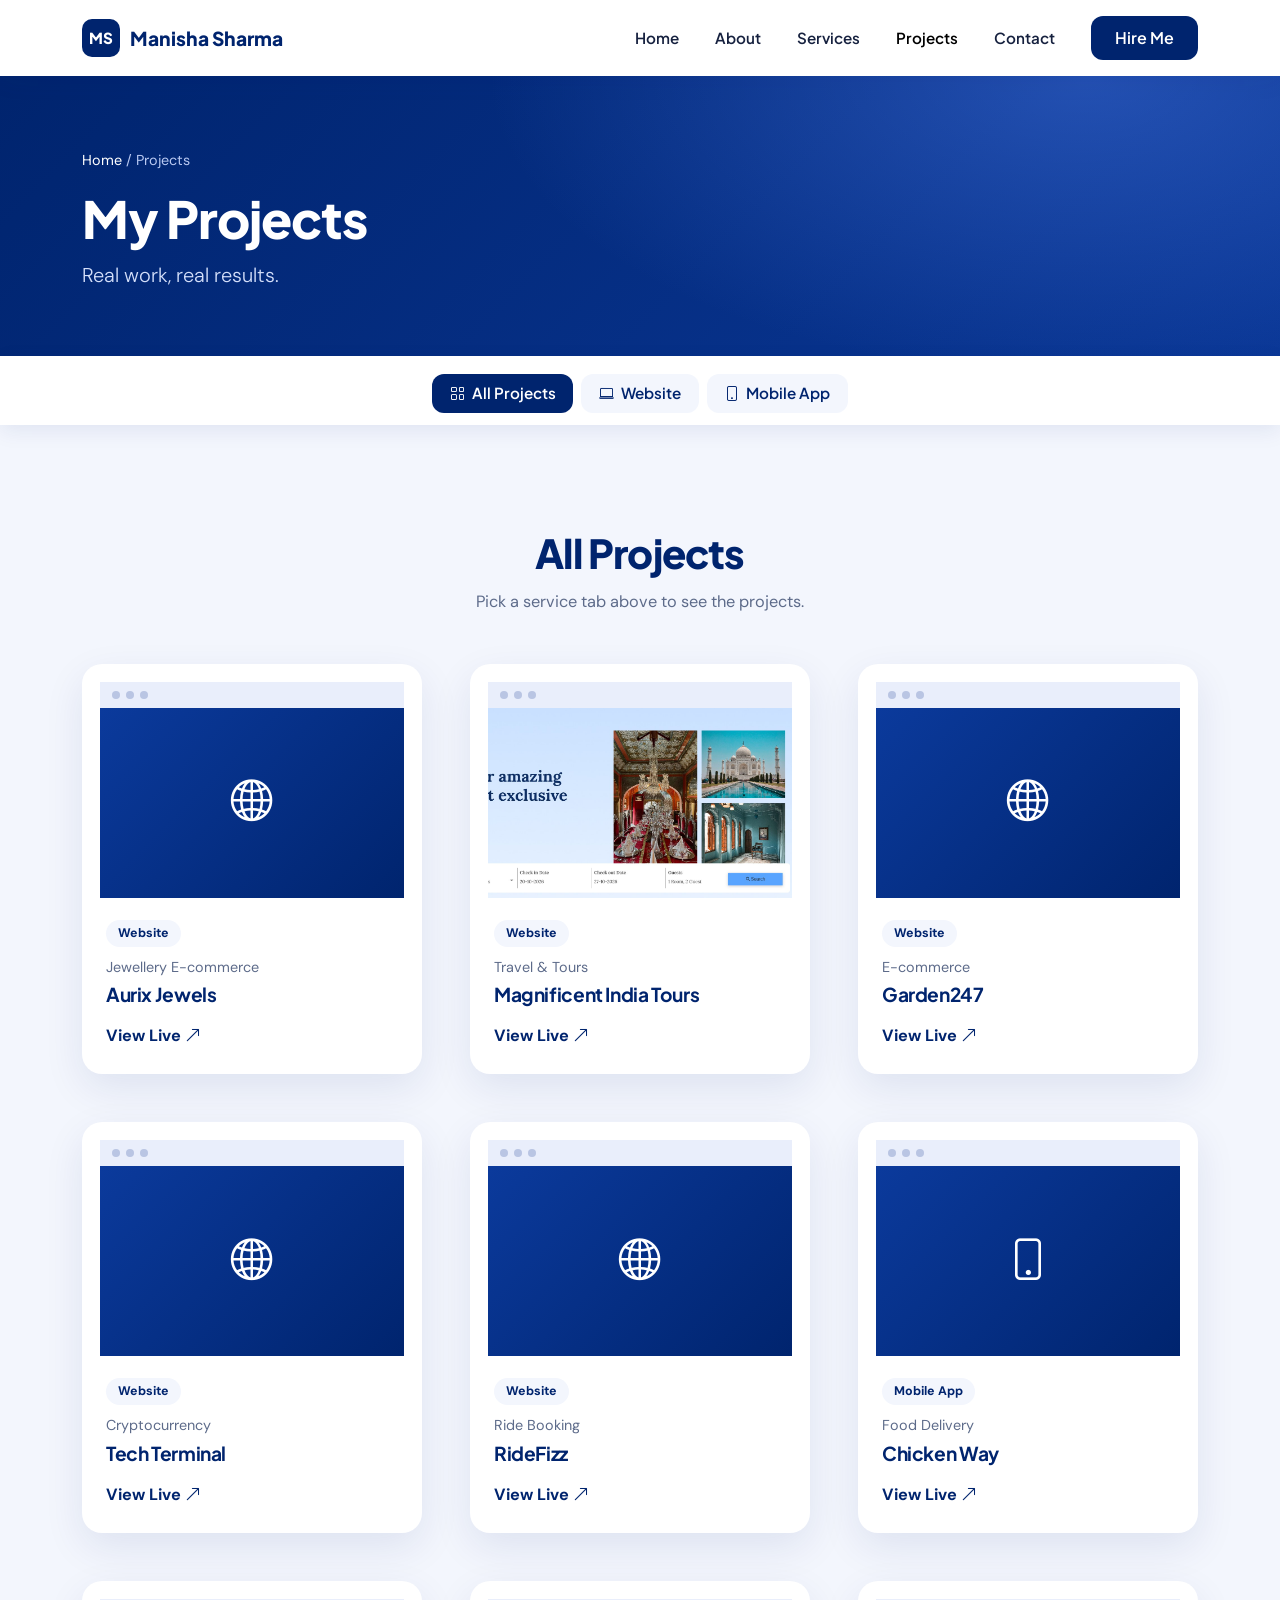
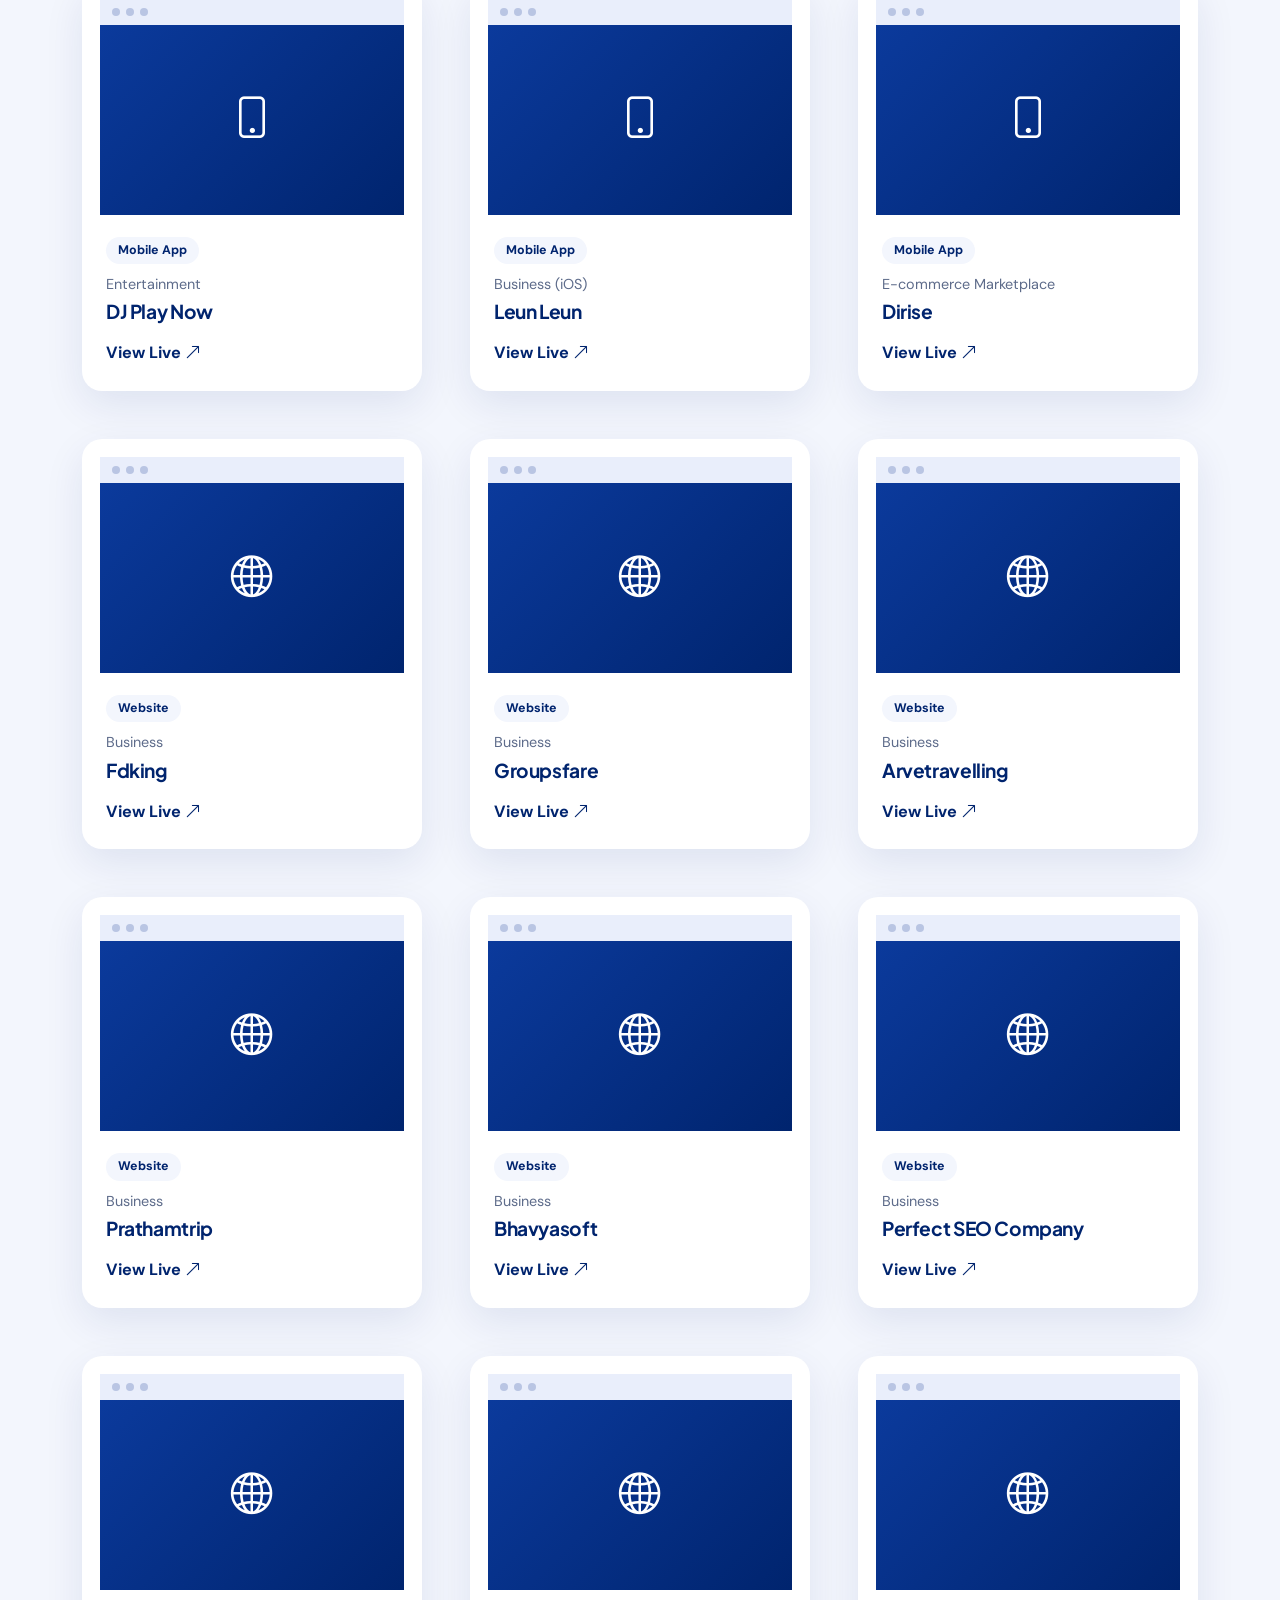
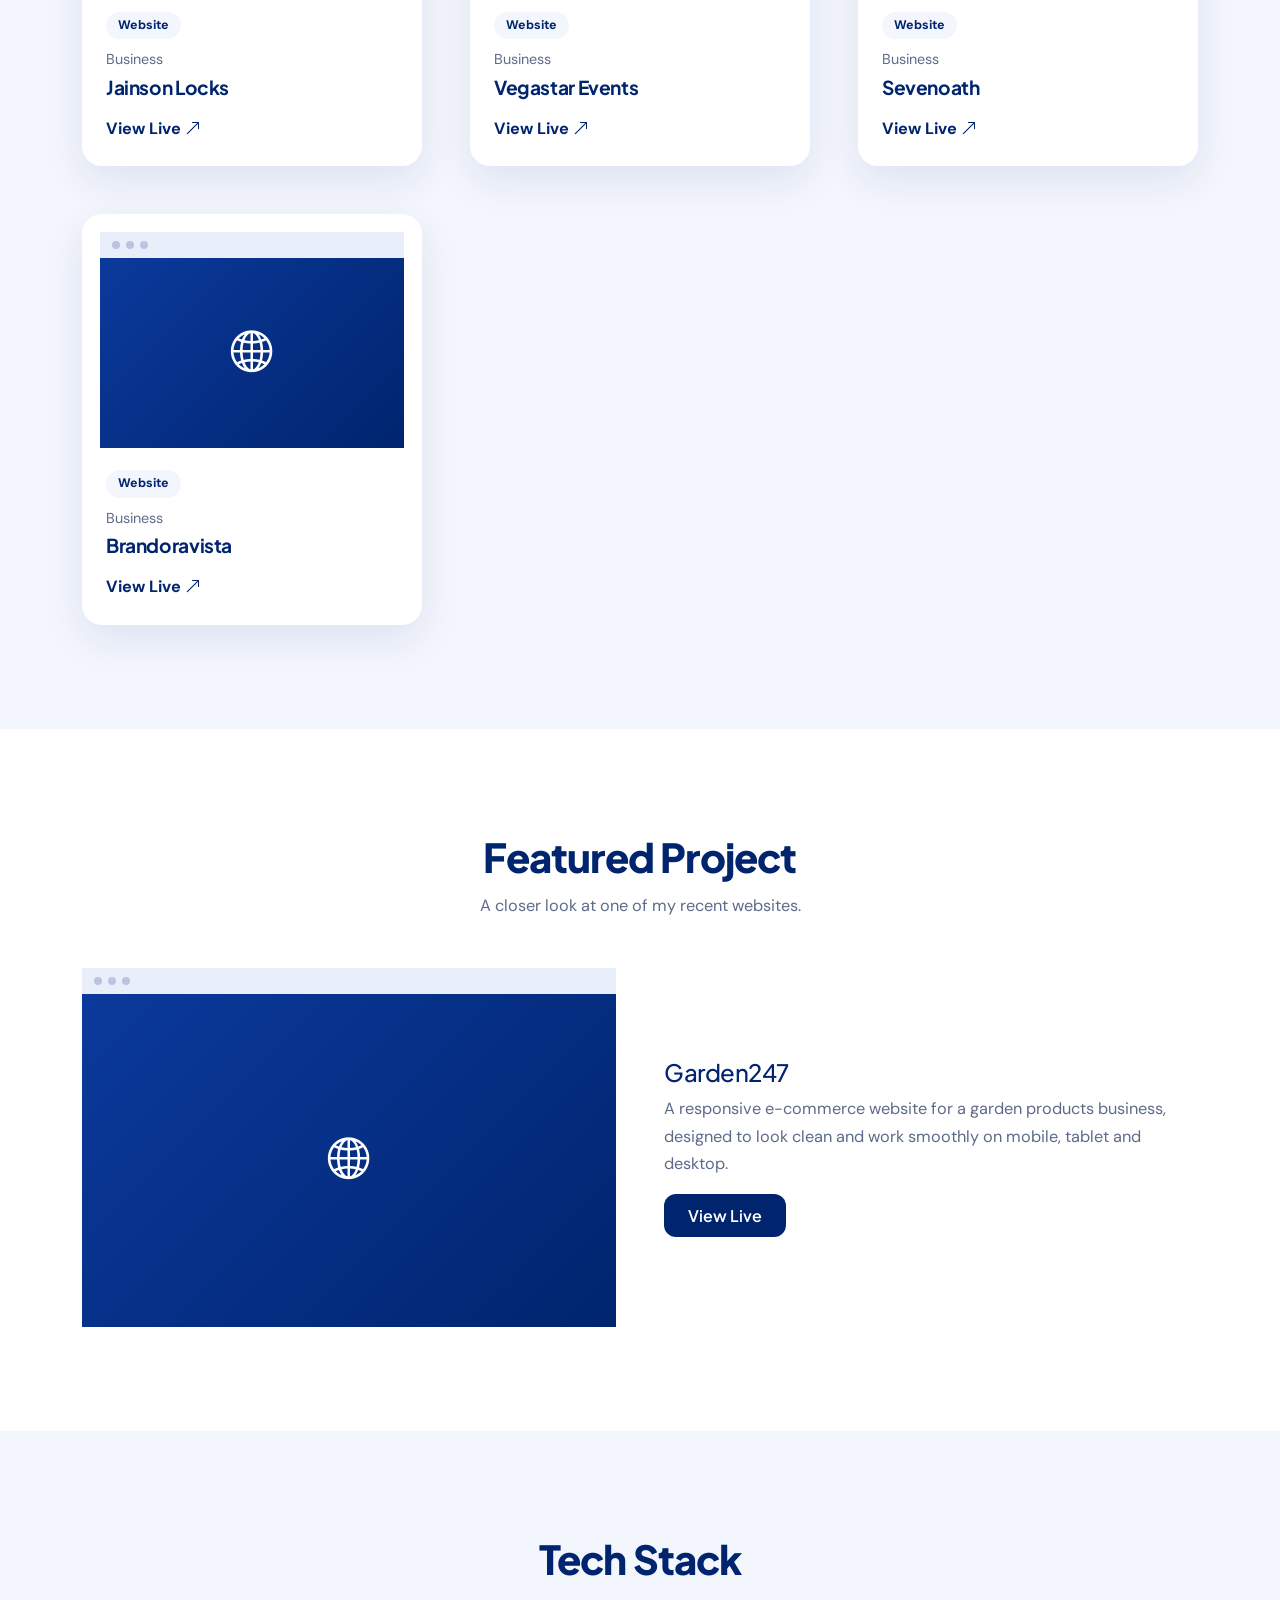
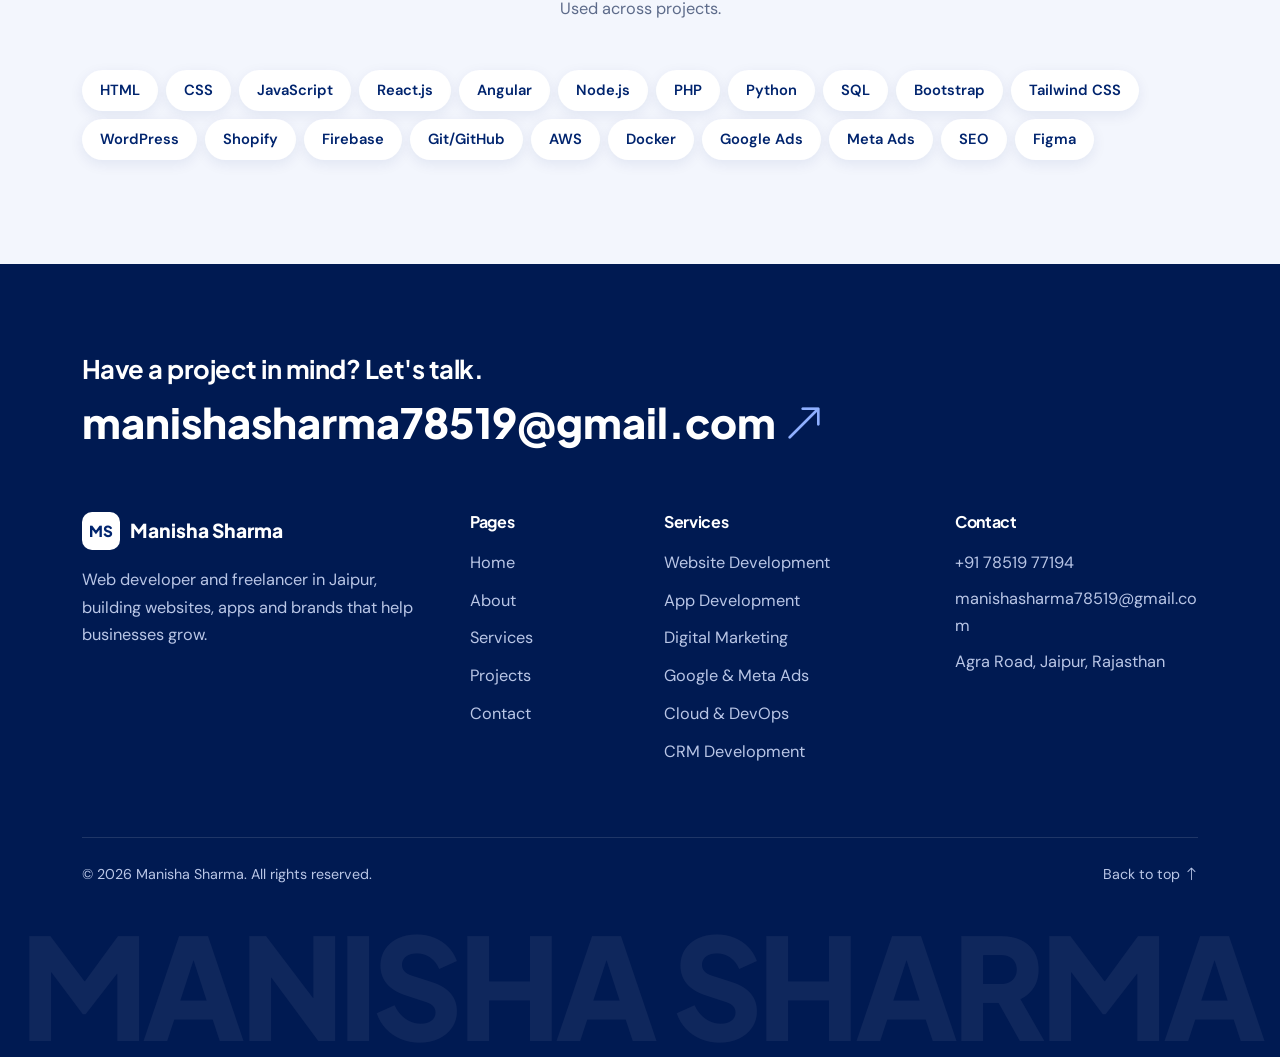
<file: projects.html>
<!DOCTYPE html>
<html lang="en"><head><meta charset="UTF-8"><meta name="viewport" content="width=device-width, initial-scale=1">
<title>Projects | Manisha Sharma</title><meta name="description" content="Manisha Sharma - Freelance web, app, digital marketing, DevOps, CRM and branding expert.">
<link href="https://cdn.jsdelivr.net/npm/bootstrap@5.3.3/dist/css/bootstrap.min.css" rel="stylesheet">
<link href="https://cdn.jsdelivr.net/npm/bootstrap-icons@1.11.3/font/bootstrap-icons.min.css" rel="stylesheet">
<link href="https://fonts.googleapis.com/css2?family=Plus+Jakarta+Sans:wght@500;600;700;800&family=DM+Sans:wght@400;500;700&display=swap" rel="stylesheet"><link href="style.css" rel="stylesheet"></head><body id="top">
<nav class="navbar navbar-expand-lg fixed-top"><div class="container"><a class="navbar-brand" href="index.html"><span class="logo">MS</span>Manisha Sharma</a>
<button class="navbar-toggler border-0" data-bs-toggle="collapse" data-bs-target="#nv" aria-label="Menu"><i class="bi bi-list fs-1 text-navy"></i></button>
<div class="collapse navbar-collapse" id="nv"><ul class="navbar-nav ms-auto align-items-lg-center gap-lg-1"><li class="nav-item"><a class="nav-link" href="index.html">Home</a></li><li class="nav-item"><a class="nav-link" href="about.html">About</a></li><li class="nav-item"><a class="nav-link" href="services.html">Services</a></li><li class="nav-item"><a class="nav-link active" href="projects.html">Projects</a></li><li class="nav-item"><a class="nav-link" href="contact.html">Contact</a></li><li class="nav-item ms-lg-3 mt-2 mt-lg-0"><a href="contact.html" class="btn btn-navy px-4">Hire Me</a></li></ul></div></div></nav>
<header class="page-head"><div class="container"><p class="crumb"><a href="index.html">Home</a> / Projects</p><h1>My Projects</h1><p class="lead mb-0">Real work, real results.</p></div></header>
<div class="tabs-top"><div class="container text-center"><button class="btn btn-outline-navy m-1 fb active" data-f="all"><i class="bi bi-grid"></i> All Projects</button><button class="btn btn-outline-navy m-1 fb" data-f="Website"><i class="bi bi-laptop"></i> Website</button><button class="btn btn-outline-navy m-1 fb" data-f="Mobile App"><i class="bi bi-phone"></i> Mobile App</button><button class="btn btn-outline-navy m-1 fb d-none" data-f="Social Media"><i class="bi bi-share"></i> Social Media</button><button class="btn btn-outline-navy m-1 fb d-none" data-f="SEO"><i class="bi bi-search"></i> SEO</button><button class="btn btn-outline-navy m-1 fb d-none" data-f="Google Ads"><i class="bi bi-bullseye"></i> Google Ads</button></div></div>
<section class="py-5 bg-soft" ><div class="container py-4"><div class="sh mb-5"><h2 class="sec-title">All Projects</h2><p class="text-muted mb-0">Pick a service tab above to see the projects.</p></div><div class="row g-5" id="pg"><div class="col-md-6 col-lg-4 pi" data-cat="Website"><div class="pcard h-100"><div class="frame-b"><div class="bar"><i></i><i></i><i></i></div><div class="shot"><i class="bi bi-globe2"></i><img src="https://s.wordpress.com/mshots/v1/http%3A%2F%2Faurixjewels.com%2F?w=1000&h=625" alt="Aurix Jewels" loading="lazy" onerror="this.remove()"></div></div><div class="pinfo"><span class="pc">Website</span><span class="pind">Jewellery E-commerce</span><h5>Aurix Jewels</h5><a href="http://aurixjewels.com/" target="_blank" rel="noopener" class="plink">View Live <i class="bi bi-arrow-up-right"></i></a></div></div></div><div class="col-md-6 col-lg-4 pi" data-cat="Website"><div class="pcard h-100"><div class="frame-b"><div class="bar"><i></i><i></i><i></i></div><div class="shot"><i class="bi bi-globe2"></i><img src="magnificent.jpg" alt="Magnificent India Tours" loading="lazy"></div></div><div class="pinfo"><span class="pc">Website</span><span class="pind">Travel & Tours</span><h5>Magnificent India Tours</h5><a href="https://www.magnificentindiatours.com/" target="_blank" rel="noopener" class="plink">View Live <i class="bi bi-arrow-up-right"></i></a></div></div></div><div class="col-md-6 col-lg-4 pi pi-off" data-cat="SEO"><div class="pcard h-100"><div class="frame-b"><div class="bar"><i></i><i></i><i></i></div><div class="shot"><img src="seo.svg" alt="Aurix Jewels SEO SEO" loading="lazy"></div></div><div class="pinfo"><span class="pc">SEO</span><span class="pind">Jewellery E-commerce</span><h5>Aurix Jewels SEO</h5><a href="http://aurixjewels.com/" target="_blank" rel="noopener" class="plink">View Live <i class="bi bi-arrow-up-right"></i></a></div></div></div><div class="col-md-6 col-lg-4 pi pi-off" data-cat="SEO"><div class="pcard h-100"><div class="frame-b"><div class="bar"><i></i><i></i><i></i></div><div class="shot"><img src="seo.svg" alt="Magnificent India Tours SEO SEO" loading="lazy"></div></div><div class="pinfo"><span class="pc">SEO</span><span class="pind">Travel & Tours</span><h5>Magnificent India Tours SEO</h5><a href="https://www.magnificentindiatours.com/" target="_blank" rel="noopener" class="plink">View Live <i class="bi bi-arrow-up-right"></i></a></div></div></div><div class="col-md-6 col-lg-4 pi pi-off" data-cat="SEO"><div class="pcard h-100"><div class="frame-b"><div class="bar"><i></i><i></i><i></i></div><div class="shot"><img src="seo.svg" alt="Sevenoath SEO SEO" loading="lazy"></div></div><div class="pinfo"><span class="pc">SEO</span><span class="pind">Business</span><h5>Sevenoath SEO</h5><a href="https://sevenoath.in/" target="_blank" rel="noopener" class="plink">View Live <i class="bi bi-arrow-up-right"></i></a></div></div></div><div class="col-md-6 col-lg-4 pi pi-off" data-cat="Google Ads"><div class="pcard h-100"><div class="frame-b"><div class="bar"><i></i><i></i><i></i></div><div class="shot"><img src="ads.svg" alt="Aurix Jewels Google Ads Google Ads" loading="lazy"></div></div><div class="pinfo"><span class="pc">Google Ads</span><span class="pind">Jewellery E-commerce</span><h5>Aurix Jewels Google Ads</h5><a href="http://aurixjewels.com/" target="_blank" rel="noopener" class="plink">View Live <i class="bi bi-arrow-up-right"></i></a></div></div></div><div class="col-md-6 col-lg-4 pi pi-off" data-cat="Google Ads"><div class="pcard h-100"><div class="frame-b"><div class="bar"><i></i><i></i><i></i></div><div class="shot"><img src="ads.svg" alt="Magnificent India Tours Google Ads Google Ads" loading="lazy"></div></div><div class="pinfo"><span class="pc">Google Ads</span><span class="pind">Travel & Tours</span><h5>Magnificent India Tours Google Ads</h5><a href="https://www.magnificentindiatours.com/" target="_blank" rel="noopener" class="plink">View Live <i class="bi bi-arrow-up-right"></i></a></div></div></div><div class="col-md-6 col-lg-4 pi pi-off" data-cat="Google Ads"><div class="pcard h-100"><div class="frame-b"><div class="bar"><i></i><i></i><i></i></div><div class="shot"><img src="ads.svg" alt="Sevenoath Google Ads Google Ads" loading="lazy"></div></div><div class="pinfo"><span class="pc">Google Ads</span><span class="pind">Business</span><h5>Sevenoath Google Ads</h5><a href="https://sevenoath.in/" target="_blank" rel="noopener" class="plink">View Live <i class="bi bi-arrow-up-right"></i></a></div></div></div><div class="col-md-6 col-lg-4 pi" data-cat="Website"><div class="pcard h-100"><div class="frame-b"><div class="bar"><i></i><i></i><i></i></div><div class="shot"><i class="bi bi-globe2"></i><img src="https://s.wordpress.com/mshots/v1/https%3A%2F%2Fgarden247.co.uk?w=1000&h=625" alt="Garden247" loading="lazy" onerror="this.remove()"></div></div><div class="pinfo"><span class="pc">Website</span><span class="pind">E-commerce</span><h5>Garden247</h5><a href="https://garden247.co.uk" target="_blank" rel="noopener" class="plink">View Live <i class="bi bi-arrow-up-right"></i></a></div></div></div><div class="col-md-6 col-lg-4 pi" data-cat="Website"><div class="pcard h-100"><div class="frame-b"><div class="bar"><i></i><i></i><i></i></div><div class="shot"><i class="bi bi-globe2"></i><img src="https://s.wordpress.com/mshots/v1/https%3A%2F%2Ftechterminal.info?w=1000&h=625" alt="Tech Terminal" loading="lazy" onerror="this.remove()"></div></div><div class="pinfo"><span class="pc">Website</span><span class="pind">Cryptocurrency</span><h5>Tech Terminal</h5><a href="https://techterminal.info" target="_blank" rel="noopener" class="plink">View Live <i class="bi bi-arrow-up-right"></i></a></div></div></div><div class="col-md-6 col-lg-4 pi" data-cat="Website"><div class="pcard h-100"><div class="frame-b"><div class="bar"><i></i><i></i><i></i></div><div class="shot"><i class="bi bi-globe2"></i><img src="https://s.wordpress.com/mshots/v1/https%3A%2F%2Fridefizz.com?w=1000&h=625" alt="RideFizz" loading="lazy" onerror="this.remove()"></div></div><div class="pinfo"><span class="pc">Website</span><span class="pind">Ride Booking</span><h5>RideFizz</h5><a href="https://ridefizz.com" target="_blank" rel="noopener" class="plink">View Live <i class="bi bi-arrow-up-right"></i></a></div></div></div><div class="col-md-6 col-lg-4 pi" data-cat="Mobile App"><div class="pcard h-100"><div class="frame-b"><div class="bar"><i></i><i></i><i></i></div><div class="shot"><i class="bi bi-phone"></i><img src="https://s.wordpress.com/mshots/v1/https%3A%2F%2Fplay.google.com%2Fstore%2Fapps%2Fdetails%3Fid%3Dcom.chickenway.moka?w=1000&h=625" alt="Chicken Way app" loading="lazy" onerror="this.remove()"></div></div><div class="pinfo"><span class="pc">Mobile App</span><span class="pind">Food Delivery</span><h5>Chicken Way</h5><a href="https://play.google.com/store/apps/details?id=com.chickenway.moka" target="_blank" rel="noopener" class="plink">View Live <i class="bi bi-arrow-up-right"></i></a></div></div></div><div class="col-md-6 col-lg-4 pi" data-cat="Mobile App"><div class="pcard h-100"><div class="frame-b"><div class="bar"><i></i><i></i><i></i></div><div class="shot"><i class="bi bi-phone"></i><img src="https://s.wordpress.com/mshots/v1/https%3A%2F%2Fplay.google.com%2Fstore%2Fapps%2Fdetails%3Fid%3Dcom.djplaynow.djplaynow?w=1000&h=625" alt="DJ Play Now app" loading="lazy" onerror="this.remove()"></div></div><div class="pinfo"><span class="pc">Mobile App</span><span class="pind">Entertainment</span><h5>DJ Play Now</h5><a href="https://play.google.com/store/apps/details?id=com.djplaynow.djplaynow" target="_blank" rel="noopener" class="plink">View Live <i class="bi bi-arrow-up-right"></i></a></div></div></div><div class="col-md-6 col-lg-4 pi" data-cat="Mobile App"><div class="pcard h-100"><div class="frame-b"><div class="bar"><i></i><i></i><i></i></div><div class="shot"><i class="bi bi-phone"></i><img src="https://s.wordpress.com/mshots/v1/https%3A%2F%2Fapps.apple.com%2Fus%2Fapp%2Fleun-leun%2Fid6463387614?w=1000&h=625" alt="Leun Leun app" loading="lazy" onerror="this.remove()"></div></div><div class="pinfo"><span class="pc">Mobile App</span><span class="pind">Business (iOS)</span><h5>Leun Leun</h5><a href="https://apps.apple.com/us/app/leun-leun/id6463387614" target="_blank" rel="noopener" class="plink">View Live <i class="bi bi-arrow-up-right"></i></a></div></div></div><div class="col-md-6 col-lg-4 pi" data-cat="Mobile App"><div class="pcard h-100"><div class="frame-b"><div class="bar"><i></i><i></i><i></i></div><div class="shot"><i class="bi bi-phone"></i><img src="https://s.wordpress.com/mshots/v1/https%3A%2F%2Fplay.google.com%2Fstore%2Fapps%2Fdetails%3Fid%3Dcom.dirise.dirisee?w=1000&h=625" alt="Dirise app" loading="lazy" onerror="this.remove()"></div></div><div class="pinfo"><span class="pc">Mobile App</span><span class="pind">E-commerce Marketplace</span><h5>Dirise</h5><a href="https://play.google.com/store/apps/details?id=com.dirise.dirisee" target="_blank" rel="noopener" class="plink">View Live <i class="bi bi-arrow-up-right"></i></a></div></div></div><div class="col-md-6 col-lg-4 pi" data-cat="Website"><div class="pcard h-100"><div class="frame-b"><div class="bar"><i></i><i></i><i></i></div><div class="shot"><i class="bi bi-globe2"></i><img src="https://s.wordpress.com/mshots/v1/http%3A%2F%2Ffdking.com%2F?w=1000&h=625" alt="Fdking" loading="lazy" onerror="this.remove()"></div></div><div class="pinfo"><span class="pc">Website</span><span class="pind">Business</span><h5>Fdking</h5><a href="http://fdking.com/" target="_blank" rel="noopener" class="plink">View Live <i class="bi bi-arrow-up-right"></i></a></div></div></div><div class="col-md-6 col-lg-4 pi" data-cat="Website"><div class="pcard h-100"><div class="frame-b"><div class="bar"><i></i><i></i><i></i></div><div class="shot"><i class="bi bi-globe2"></i><img src="https://s.wordpress.com/mshots/v1/https%3A%2F%2Fgroupsfare.com%2F?w=1000&h=625" alt="Groupsfare" loading="lazy" onerror="this.remove()"></div></div><div class="pinfo"><span class="pc">Website</span><span class="pind">Business</span><h5>Groupsfare</h5><a href="https://groupsfare.com/" target="_blank" rel="noopener" class="plink">View Live <i class="bi bi-arrow-up-right"></i></a></div></div></div><div class="col-md-6 col-lg-4 pi" data-cat="Website"><div class="pcard h-100"><div class="frame-b"><div class="bar"><i></i><i></i><i></i></div><div class="shot"><i class="bi bi-globe2"></i><img src="https://s.wordpress.com/mshots/v1/https%3A%2F%2Farvetravelling.com%2F?w=1000&h=625" alt="Arvetravelling" loading="lazy" onerror="this.remove()"></div></div><div class="pinfo"><span class="pc">Website</span><span class="pind">Business</span><h5>Arvetravelling</h5><a href="https://arvetravelling.com/" target="_blank" rel="noopener" class="plink">View Live <i class="bi bi-arrow-up-right"></i></a></div></div></div><div class="col-md-6 col-lg-4 pi" data-cat="Website"><div class="pcard h-100"><div class="frame-b"><div class="bar"><i></i><i></i><i></i></div><div class="shot"><i class="bi bi-globe2"></i><img src="https://s.wordpress.com/mshots/v1/https%3A%2F%2Fprathamtrip.com%2F?w=1000&h=625" alt="Prathamtrip" loading="lazy" onerror="this.remove()"></div></div><div class="pinfo"><span class="pc">Website</span><span class="pind">Business</span><h5>Prathamtrip</h5><a href="https://prathamtrip.com/" target="_blank" rel="noopener" class="plink">View Live <i class="bi bi-arrow-up-right"></i></a></div></div></div><div class="col-md-6 col-lg-4 pi" data-cat="Website"><div class="pcard h-100"><div class="frame-b"><div class="bar"><i></i><i></i><i></i></div><div class="shot"><i class="bi bi-globe2"></i><img src="https://s.wordpress.com/mshots/v1/https%3A%2F%2Fbhavyasoft.com%2F?w=1000&h=625" alt="Bhavyasoft" loading="lazy" onerror="this.remove()"></div></div><div class="pinfo"><span class="pc">Website</span><span class="pind">Business</span><h5>Bhavyasoft</h5><a href="https://bhavyasoft.com/" target="_blank" rel="noopener" class="plink">View Live <i class="bi bi-arrow-up-right"></i></a></div></div></div><div class="col-md-6 col-lg-4 pi" data-cat="Website"><div class="pcard h-100"><div class="frame-b"><div class="bar"><i></i><i></i><i></i></div><div class="shot"><i class="bi bi-globe2"></i><img src="https://s.wordpress.com/mshots/v1/https%3A%2F%2Fperfectseocompany.com%2F?w=1000&h=625" alt="Perfect SEO Company" loading="lazy" onerror="this.remove()"></div></div><div class="pinfo"><span class="pc">Website</span><span class="pind">Business</span><h5>Perfect SEO Company</h5><a href="https://perfectseocompany.com/" target="_blank" rel="noopener" class="plink">View Live <i class="bi bi-arrow-up-right"></i></a></div></div></div><div class="col-md-6 col-lg-4 pi" data-cat="Website"><div class="pcard h-100"><div class="frame-b"><div class="bar"><i></i><i></i><i></i></div><div class="shot"><i class="bi bi-globe2"></i><img src="https://s.wordpress.com/mshots/v1/https%3A%2F%2Fjainsonlocks.com%2F?w=1000&h=625" alt="Jainson Locks" loading="lazy" onerror="this.remove()"></div></div><div class="pinfo"><span class="pc">Website</span><span class="pind">Business</span><h5>Jainson Locks</h5><a href="https://jainsonlocks.com/" target="_blank" rel="noopener" class="plink">View Live <i class="bi bi-arrow-up-right"></i></a></div></div></div><div class="col-md-6 col-lg-4 pi" data-cat="Website"><div class="pcard h-100"><div class="frame-b"><div class="bar"><i></i><i></i><i></i></div><div class="shot"><i class="bi bi-globe2"></i><img src="https://s.wordpress.com/mshots/v1/https%3A%2F%2Fvegastarevents.in%2F?w=1000&h=625" alt="Vegastar Events" loading="lazy" onerror="this.remove()"></div></div><div class="pinfo"><span class="pc">Website</span><span class="pind">Business</span><h5>Vegastar Events</h5><a href="https://vegastarevents.in/" target="_blank" rel="noopener" class="plink">View Live <i class="bi bi-arrow-up-right"></i></a></div></div></div><div class="col-md-6 col-lg-4 pi" data-cat="Website"><div class="pcard h-100"><div class="frame-b"><div class="bar"><i></i><i></i><i></i></div><div class="shot"><i class="bi bi-globe2"></i><img src="https://s.wordpress.com/mshots/v1/https%3A%2F%2Fsevenoath.in%2F?w=1000&h=625" alt="Sevenoath" loading="lazy" onerror="this.remove()"></div></div><div class="pinfo"><span class="pc">Website</span><span class="pind">Business</span><h5>Sevenoath</h5><a href="https://sevenoath.in/" target="_blank" rel="noopener" class="plink">View Live <i class="bi bi-arrow-up-right"></i></a></div></div></div><div class="col-md-6 col-lg-4 pi pi-off" data-cat="Social Media"><div class="pcard h-100"><div class="frame-b"><div class="bar"><i></i><i></i><i></i></div><div class="shot"><img src="social.svg" alt="Social media marketing" loading="lazy"></div></div><div class="pinfo"><span class="pc">Social Media</span><span class="pind">Instagram</span><h5>Aurix Jewels</h5><a href="https://www.instagram.com/aurixjewels" target="_blank" rel="noopener" class="plink">View Live <i class="bi bi-arrow-up-right"></i></a></div></div></div><div class="col-md-6 col-lg-4 pi" data-cat="Website"><div class="pcard h-100"><div class="frame-b"><div class="bar"><i></i><i></i><i></i></div><div class="shot"><i class="bi bi-globe2"></i><img src="https://s.wordpress.com/mshots/v1/https%3A%2F%2Fbrandoravista.tech%2F?w=1000&h=625" alt="Brandoravista" loading="lazy" onerror="this.remove()"></div></div><div class="pinfo"><span class="pc">Website</span><span class="pind">Business</span><h5>Brandoravista</h5><a href="https://brandoravista.tech/" target="_blank" rel="noopener" class="plink">View Live <i class="bi bi-arrow-up-right"></i></a></div></div></div></div></div></section>
<section class="py-5 " ><div class="container py-4"><div class="sh mb-5"><h2 class="sec-title">Featured Project</h2><p class="text-muted mb-0">A closer look at one of my recent websites.</p></div><div class="row g-5 align-items-center"><div class="col-md-6"><div class="frame-b"><div class="bar"><i></i><i></i><i></i></div><div class="shot"><i class="bi bi-globe2"></i><img src="https://s.wordpress.com/mshots/v1/https%3A%2F%2Fgarden247.co.uk?w=1000&h=625" alt="Garden247" onerror="this.remove()"></div></div></div><div class="col-md-6"><h4>Garden247</h4><p class="text-muted">A responsive e-commerce website for a garden products business, designed to look clean and work smoothly on mobile, tablet and desktop.</p><a href="https://garden247.co.uk" target="_blank" rel="noopener" class="btn btn-navy px-4">View Live</a></div></div></div></section>
<section class="py-5 bg-soft" ><div class="container py-4"><div class="sh mb-5"><h2 class="sec-title">Tech Stack</h2><p class="text-muted mb-0">Used across projects.</p></div><div class="d-flex flex-wrap gap-2"><span class="chip">HTML</span><span class="chip">CSS</span><span class="chip">JavaScript</span><span class="chip">React.js</span><span class="chip">Angular</span><span class="chip">Node.js</span><span class="chip">PHP</span><span class="chip">Python</span><span class="chip">SQL</span><span class="chip">Bootstrap</span><span class="chip">Tailwind CSS</span><span class="chip">WordPress</span><span class="chip">Shopify</span><span class="chip">Firebase</span><span class="chip">Git/GitHub</span><span class="chip">AWS</span><span class="chip">Docker</span><span class="chip">Google Ads</span><span class="chip">Meta Ads</span><span class="chip">SEO</span><span class="chip">Figma</span></div></div></section>

<footer class="footer"><div class="container"><div class="row g-4 align-items-end ft-top"><div class="col-12"><h2 class="ft-h">Have a project in mind? Let's talk.</h2><a class="ft-mail" href="mailto:manishasharma78519@gmail.com">manishasharma78519@gmail.com <i class="bi bi-arrow-up-right"></i></a></div></div>
<div class="row g-5 ft-mid"><div class="col-lg-4"><a class="navbar-brand text-white mb-3" href="index.html"><span class="logo logo-w">MS</span>Manisha Sharma</a><p>Web developer and freelancer in Jaipur, building websites, apps and brands that help businesses grow.</p></div>
<div class="col-6 col-lg-2"><h6>Pages</h6><ul class="list-unstyled"><li><a href="index.html">Home</a></li><li><a href="about.html">About</a></li><li><a href="services.html">Services</a></li><li><a href="projects.html">Projects</a></li><li><a href="contact.html">Contact</a></li></ul></div><div class="col-6 col-lg-3"><h6>Services</h6><ul class="list-unstyled"><li><a href="services.html">Website Development</a></li><li><a href="services.html">App Development</a></li><li><a href="services.html">Digital Marketing</a></li><li><a href="services.html">Google & Meta Ads</a></li><li><a href="services.html">Cloud & DevOps</a></li><li><a href="services.html">CRM Development</a></li></ul></div><div class="col-12 col-lg-3"><h6>Contact</h6><p class="mb-2"><a href="tel:+917851977194">+91 78519 77194</a></p><p class="mb-2"><a href="mailto:manishasharma78519@gmail.com" style="overflow-wrap:anywhere">manishasharma78519@gmail.com</a></p><p>Agra Road, Jaipur, Rajasthan</p></div></div>
<div class="ft-bot d-flex justify-content-between flex-wrap gap-2 small"><span>&copy; 2026 Manisha Sharma. All rights reserved.</span><a href="#top">Back to top <i class="bi bi-arrow-up"></i></a></div></div><div class="wm" aria-hidden="true">MANISHA SHARMA</div></footer>
<script src="https://cdn.jsdelivr.net/npm/bootstrap@5.3.3/dist/js/bootstrap.bundle.min.js"></script><script src="main.js"></script></body></html>
</file>
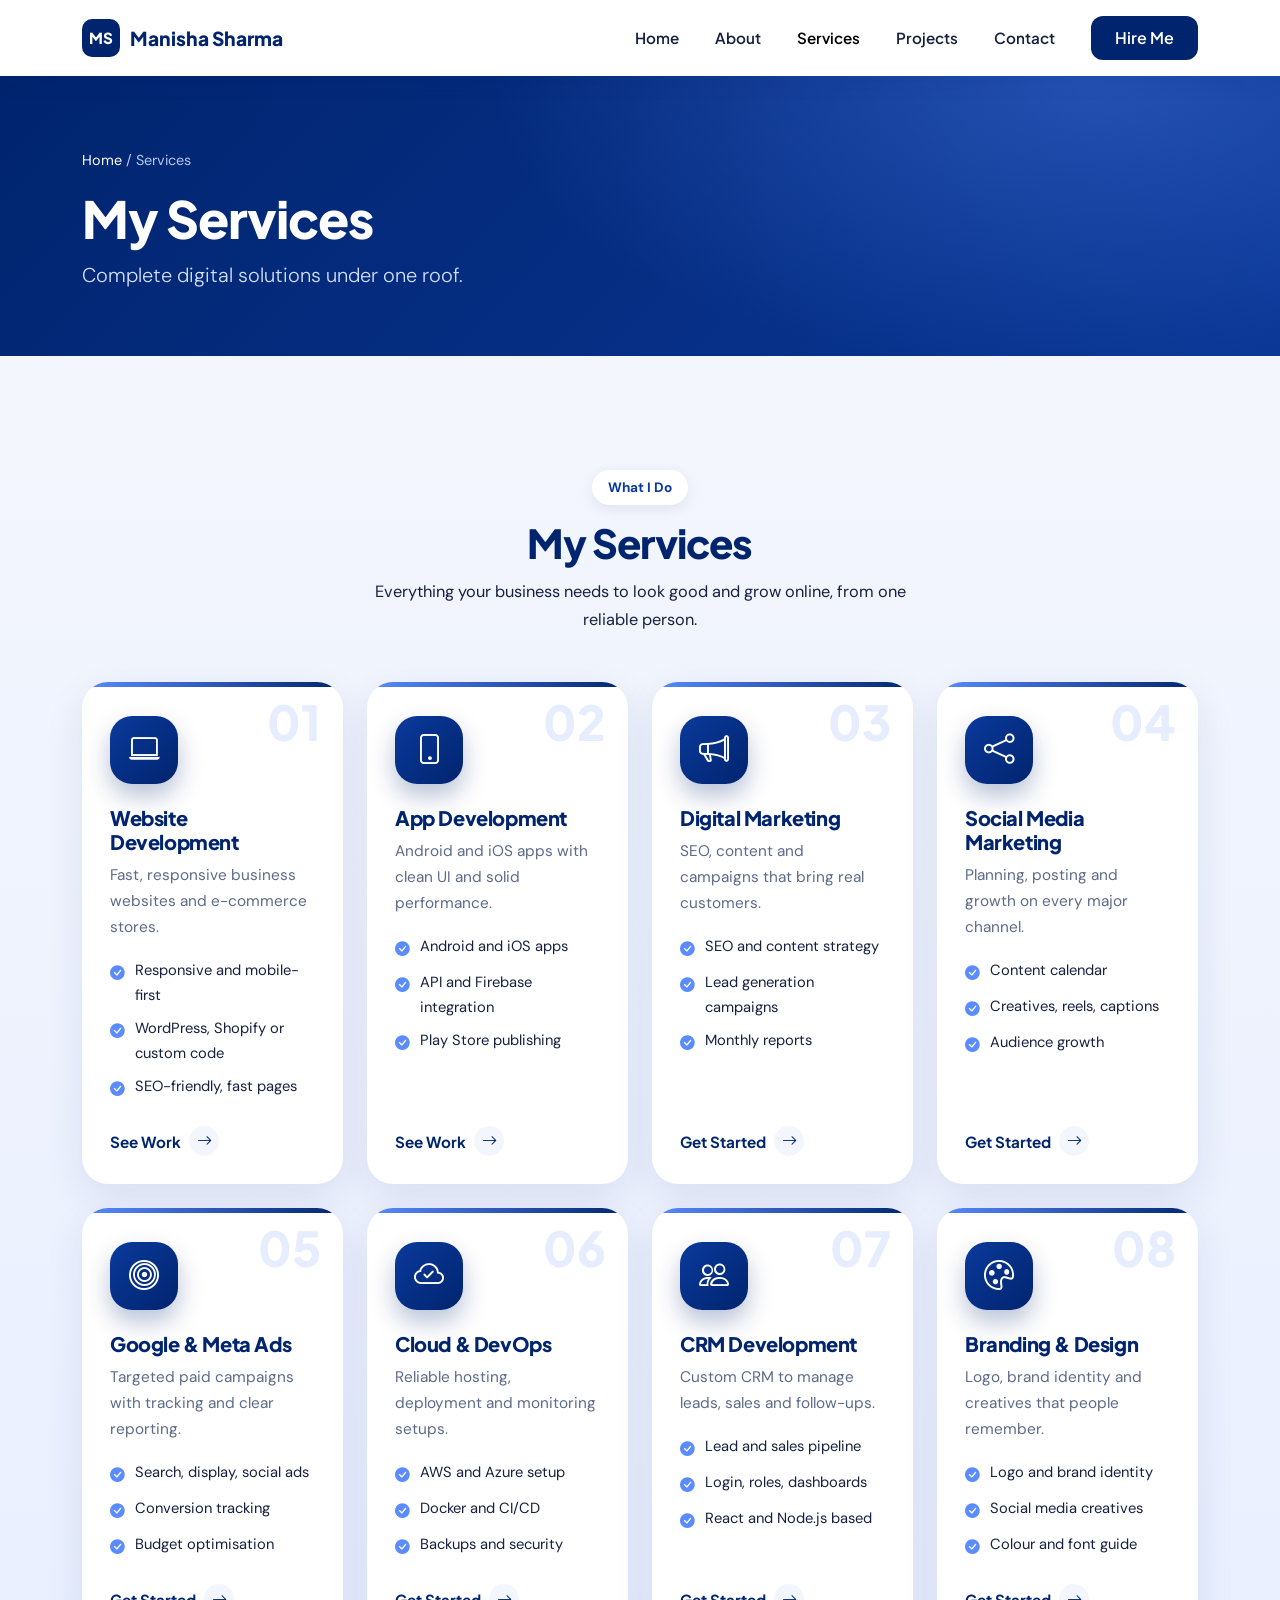
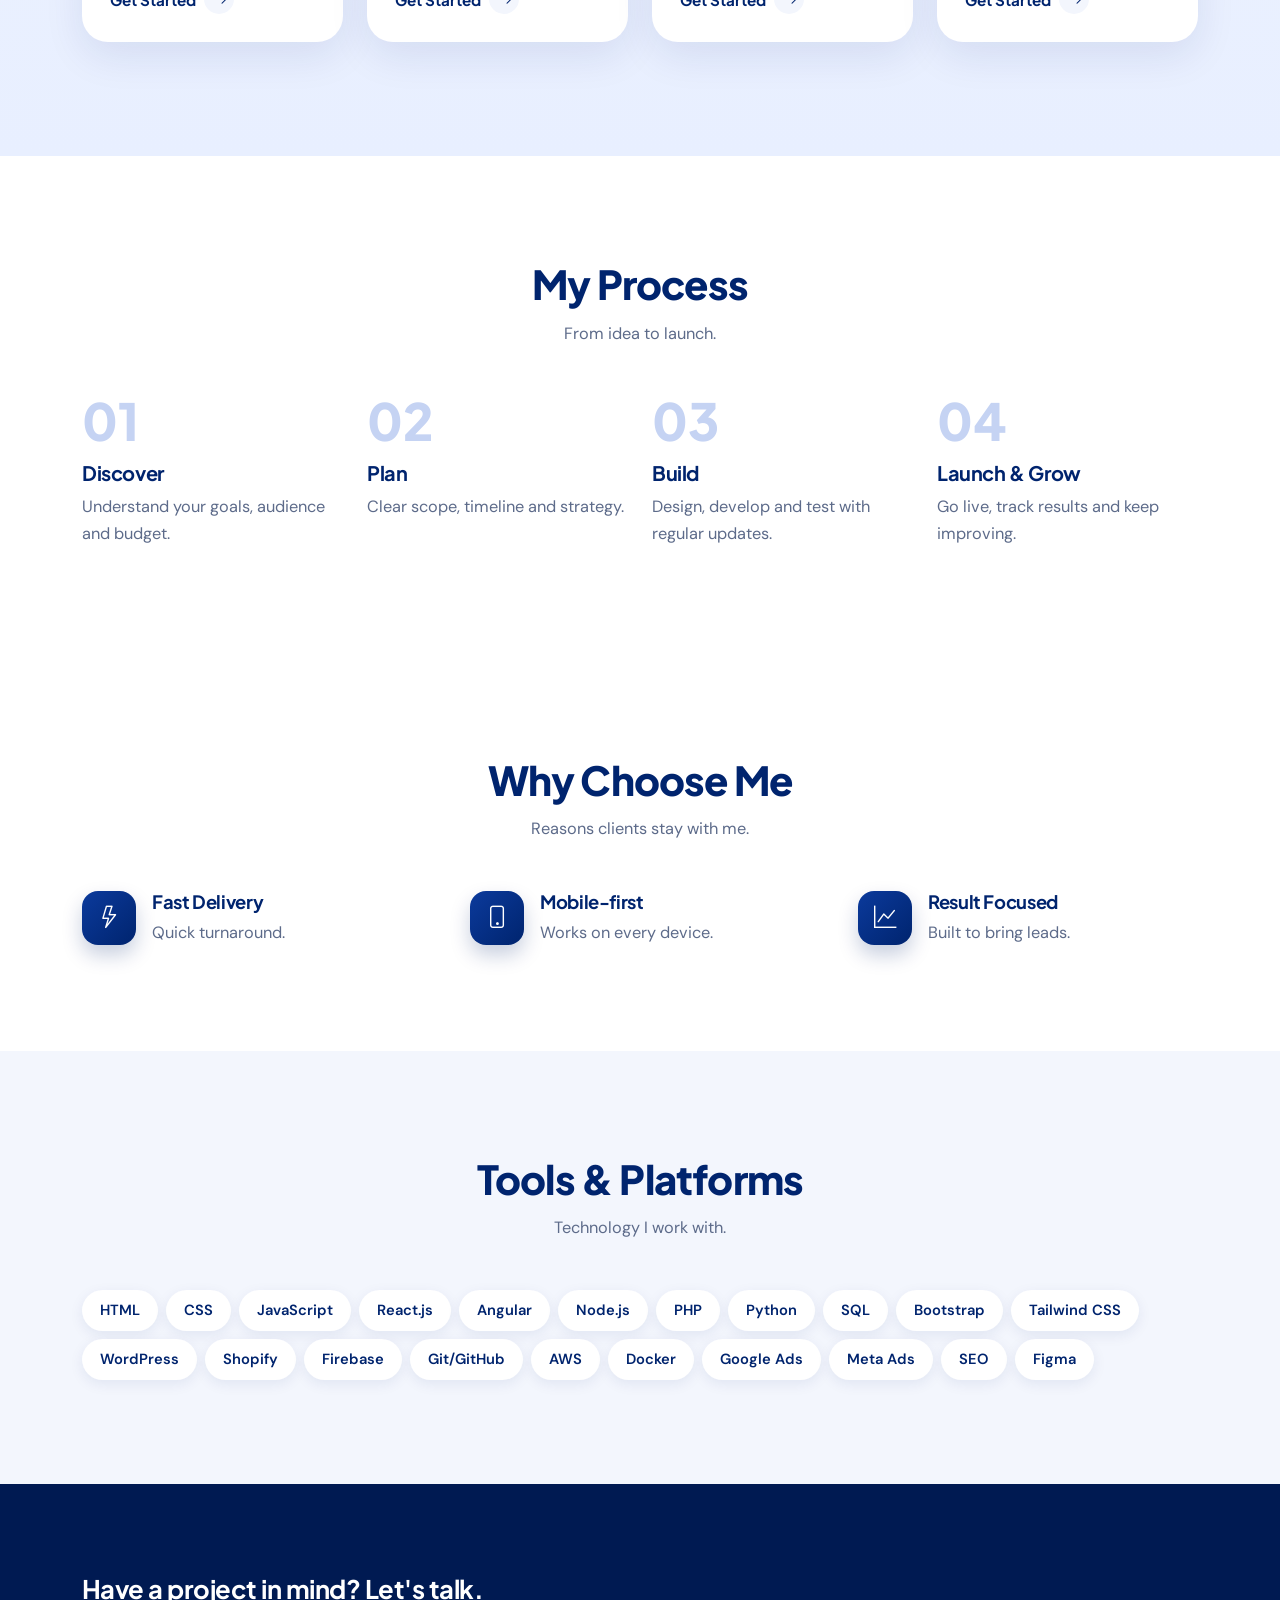
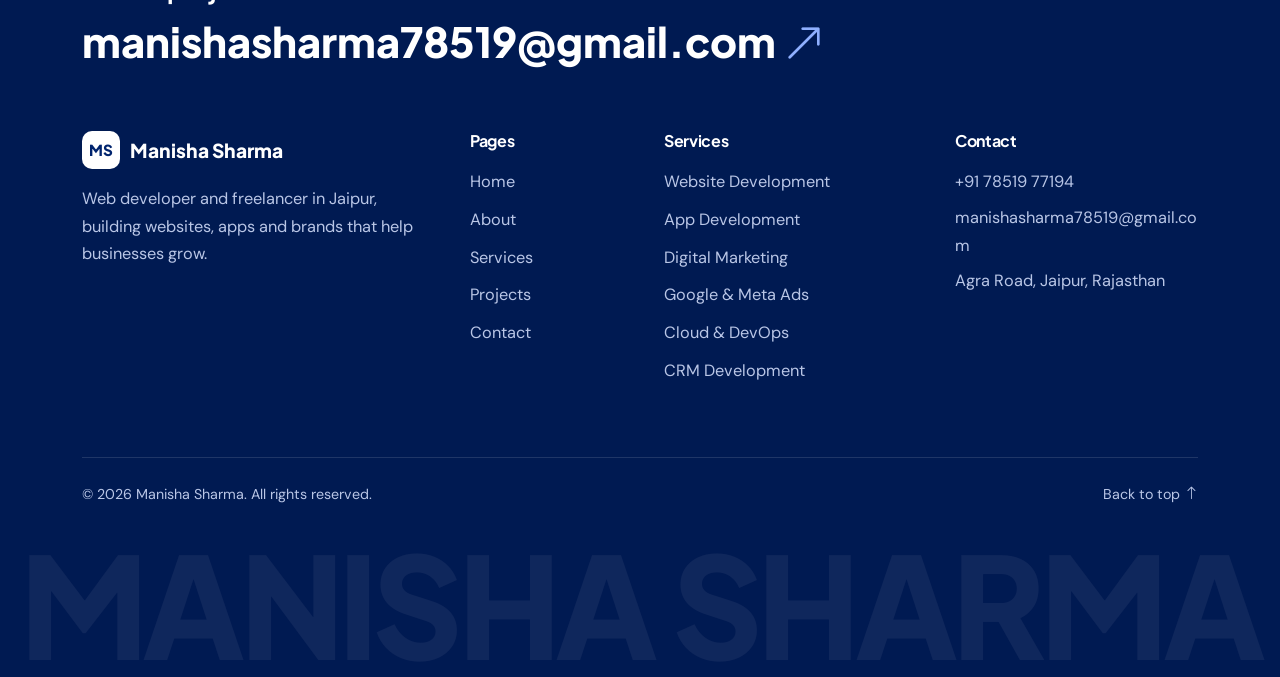
<file: services.html>
<!DOCTYPE html>
<html lang="en"><head><meta charset="UTF-8"><meta name="viewport" content="width=device-width, initial-scale=1">
<title>Services | Manisha Sharma</title><meta name="description" content="Manisha Sharma - Freelance web, app, digital marketing, DevOps, CRM and branding expert.">
<link href="https://cdn.jsdelivr.net/npm/bootstrap@5.3.3/dist/css/bootstrap.min.css" rel="stylesheet">
<link href="https://cdn.jsdelivr.net/npm/bootstrap-icons@1.11.3/font/bootstrap-icons.min.css" rel="stylesheet">
<link href="https://fonts.googleapis.com/css2?family=Plus+Jakarta+Sans:wght@500;600;700;800&family=DM+Sans:wght@400;500;700&display=swap" rel="stylesheet"><link href="style.css" rel="stylesheet"></head><body id="top">
<nav class="navbar navbar-expand-lg fixed-top"><div class="container"><a class="navbar-brand" href="index.html"><span class="logo">MS</span>Manisha Sharma</a>
<button class="navbar-toggler border-0" data-bs-toggle="collapse" data-bs-target="#nv" aria-label="Menu"><i class="bi bi-list fs-1 text-navy"></i></button>
<div class="collapse navbar-collapse" id="nv"><ul class="navbar-nav ms-auto align-items-lg-center gap-lg-1"><li class="nav-item"><a class="nav-link" href="index.html">Home</a></li><li class="nav-item"><a class="nav-link" href="about.html">About</a></li><li class="nav-item"><a class="nav-link active" href="services.html">Services</a></li><li class="nav-item"><a class="nav-link" href="projects.html">Projects</a></li><li class="nav-item"><a class="nav-link" href="contact.html">Contact</a></li><li class="nav-item ms-lg-3 mt-2 mt-lg-0"><a href="contact.html" class="btn btn-navy px-4">Hire Me</a></li></ul></div></div></nav>
<header class="page-head"><div class="container"><p class="crumb"><a href="index.html">Home</a> / Services</p><h1>My Services</h1><p class="lead mb-0">Complete digital solutions under one roof.</p></div></header>
<section class="svc2"><div class="container py-4"><div class="sh mb-5"><span class="tag2">What I Do</span><h2 class="sec-title">My Services</h2><p class="mb-0">Everything your business needs to look good and grow online, from one reliable person.</p></div><div class="row g-4"><div class="col-md-6 col-xl-3"><div class="sv2"><span class="sv2-n">01</span><div class="sv2-ic"><i class="bi bi-laptop"></i></div><h3>Website Development</h3><p>Fast, responsive business websites and e-commerce stores.</p><ul class="list-unstyled"><li><i class="bi bi-check-circle-fill"></i><span>Responsive and mobile-first</span></li><li><i class="bi bi-check-circle-fill"></i><span>WordPress, Shopify or custom code</span></li><li><i class="bi bi-check-circle-fill"></i><span>SEO-friendly, fast pages</span></li></ul><a href="projects.html?cat=Website" class="sv2-go">See Work <i class="bi bi-arrow-right"></i></a></div></div><div class="col-md-6 col-xl-3"><div class="sv2"><span class="sv2-n">02</span><div class="sv2-ic"><i class="bi bi-phone"></i></div><h3>App Development</h3><p>Android and iOS apps with clean UI and solid performance.</p><ul class="list-unstyled"><li><i class="bi bi-check-circle-fill"></i><span>Android and iOS apps</span></li><li><i class="bi bi-check-circle-fill"></i><span>API and Firebase integration</span></li><li><i class="bi bi-check-circle-fill"></i><span>Play Store publishing</span></li></ul><a href="projects.html?cat=Mobile%20App" class="sv2-go">See Work <i class="bi bi-arrow-right"></i></a></div></div><div class="col-md-6 col-xl-3"><div class="sv2"><span class="sv2-n">03</span><div class="sv2-ic"><i class="bi bi-megaphone"></i></div><h3>Digital Marketing</h3><p>SEO, content and campaigns that bring real customers.</p><ul class="list-unstyled"><li><i class="bi bi-check-circle-fill"></i><span>SEO and content strategy</span></li><li><i class="bi bi-check-circle-fill"></i><span>Lead generation campaigns</span></li><li><i class="bi bi-check-circle-fill"></i><span>Monthly reports</span></li></ul><a href="contact.html" class="sv2-go">Get Started <i class="bi bi-arrow-right"></i></a></div></div><div class="col-md-6 col-xl-3"><div class="sv2"><span class="sv2-n">04</span><div class="sv2-ic"><i class="bi bi-share"></i></div><h3>Social Media Marketing</h3><p>Planning, posting and growth on every major channel.</p><ul class="list-unstyled"><li><i class="bi bi-check-circle-fill"></i><span>Content calendar</span></li><li><i class="bi bi-check-circle-fill"></i><span>Creatives, reels, captions</span></li><li><i class="bi bi-check-circle-fill"></i><span>Audience growth</span></li></ul><a href="contact.html" class="sv2-go">Get Started <i class="bi bi-arrow-right"></i></a></div></div><div class="col-md-6 col-xl-3"><div class="sv2"><span class="sv2-n">05</span><div class="sv2-ic"><i class="bi bi-bullseye"></i></div><h3>Google &amp; Meta Ads</h3><p>Targeted paid campaigns with tracking and clear reporting.</p><ul class="list-unstyled"><li><i class="bi bi-check-circle-fill"></i><span>Search, display, social ads</span></li><li><i class="bi bi-check-circle-fill"></i><span>Conversion tracking</span></li><li><i class="bi bi-check-circle-fill"></i><span>Budget optimisation</span></li></ul><a href="contact.html" class="sv2-go">Get Started <i class="bi bi-arrow-right"></i></a></div></div><div class="col-md-6 col-xl-3"><div class="sv2"><span class="sv2-n">06</span><div class="sv2-ic"><i class="bi bi-cloud-check"></i></div><h3>Cloud &amp; DevOps</h3><p>Reliable hosting, deployment and monitoring setups.</p><ul class="list-unstyled"><li><i class="bi bi-check-circle-fill"></i><span>AWS and Azure setup</span></li><li><i class="bi bi-check-circle-fill"></i><span>Docker and CI/CD</span></li><li><i class="bi bi-check-circle-fill"></i><span>Backups and security</span></li></ul><a href="contact.html" class="sv2-go">Get Started <i class="bi bi-arrow-right"></i></a></div></div><div class="col-md-6 col-xl-3"><div class="sv2"><span class="sv2-n">07</span><div class="sv2-ic"><i class="bi bi-people"></i></div><h3>CRM Development</h3><p>Custom CRM to manage leads, sales and follow-ups.</p><ul class="list-unstyled"><li><i class="bi bi-check-circle-fill"></i><span>Lead and sales pipeline</span></li><li><i class="bi bi-check-circle-fill"></i><span>Login, roles, dashboards</span></li><li><i class="bi bi-check-circle-fill"></i><span>React and Node.js based</span></li></ul><a href="contact.html" class="sv2-go">Get Started <i class="bi bi-arrow-right"></i></a></div></div><div class="col-md-6 col-xl-3"><div class="sv2"><span class="sv2-n">08</span><div class="sv2-ic"><i class="bi bi-palette"></i></div><h3>Branding &amp; Design</h3><p>Logo, brand identity and creatives that people remember.</p><ul class="list-unstyled"><li><i class="bi bi-check-circle-fill"></i><span>Logo and brand identity</span></li><li><i class="bi bi-check-circle-fill"></i><span>Social media creatives</span></li><li><i class="bi bi-check-circle-fill"></i><span>Colour and font guide</span></li></ul><a href="contact.html" class="sv2-go">Get Started <i class="bi bi-arrow-right"></i></a></div></div></div></div></section>
<section class="py-5 " ><div class="container py-4"><div class="sh mb-5"><h2 class="sec-title">My Process</h2><p class="text-muted mb-0">From idea to launch.</p></div><div class="row g-4"><div class="col-6 col-lg-3"><div class="step"><span>01</span><h5>Discover</h5><p class="text-muted mb-0">Understand your goals, audience and budget.</p></div></div><div class="col-6 col-lg-3"><div class="step"><span>02</span><h5>Plan</h5><p class="text-muted mb-0">Clear scope, timeline and strategy.</p></div></div><div class="col-6 col-lg-3"><div class="step"><span>03</span><h5>Build</h5><p class="text-muted mb-0">Design, develop and test with regular updates.</p></div></div><div class="col-6 col-lg-3"><div class="step"><span>04</span><h5>Launch &amp; Grow</h5><p class="text-muted mb-0">Go live, track results and keep improving.</p></div></div></div></div></section>
<section class="py-5 " ><div class="container py-4"><div class="sh mb-5"><h2 class="sec-title">Why Choose Me</h2><p class="text-muted mb-0">Reasons clients stay with me.</p></div><div class="row g-5"><div class="col-md-4"><div class="feat d-flex gap-3"><div class="ic"><i class="bi bi-lightning"></i></div><div><h5>Fast Delivery</h5><p class="mb-0 text-muted">Quick turnaround.</p></div></div></div><div class="col-md-4"><div class="feat d-flex gap-3"><div class="ic"><i class="bi bi-phone"></i></div><div><h5>Mobile-first</h5><p class="mb-0 text-muted">Works on every device.</p></div></div></div><div class="col-md-4"><div class="feat d-flex gap-3"><div class="ic"><i class="bi bi-graph-up"></i></div><div><h5>Result Focused</h5><p class="mb-0 text-muted">Built to bring leads.</p></div></div></div></div></div></section>
<section class="py-5 bg-soft" ><div class="container py-4"><div class="sh mb-5"><h2 class="sec-title">Tools & Platforms</h2><p class="text-muted mb-0">Technology I work with.</p></div><div class="d-flex flex-wrap gap-2"><span class="chip">HTML</span><span class="chip">CSS</span><span class="chip">JavaScript</span><span class="chip">React.js</span><span class="chip">Angular</span><span class="chip">Node.js</span><span class="chip">PHP</span><span class="chip">Python</span><span class="chip">SQL</span><span class="chip">Bootstrap</span><span class="chip">Tailwind CSS</span><span class="chip">WordPress</span><span class="chip">Shopify</span><span class="chip">Firebase</span><span class="chip">Git/GitHub</span><span class="chip">AWS</span><span class="chip">Docker</span><span class="chip">Google Ads</span><span class="chip">Meta Ads</span><span class="chip">SEO</span><span class="chip">Figma</span></div></div></section>

<footer class="footer"><div class="container"><div class="row g-4 align-items-end ft-top"><div class="col-12"><h2 class="ft-h">Have a project in mind? Let's talk.</h2><a class="ft-mail" href="mailto:manishasharma78519@gmail.com">manishasharma78519@gmail.com <i class="bi bi-arrow-up-right"></i></a></div></div>
<div class="row g-5 ft-mid"><div class="col-lg-4"><a class="navbar-brand text-white mb-3" href="index.html"><span class="logo logo-w">MS</span>Manisha Sharma</a><p>Web developer and freelancer in Jaipur, building websites, apps and brands that help businesses grow.</p></div>
<div class="col-6 col-lg-2"><h6>Pages</h6><ul class="list-unstyled"><li><a href="index.html">Home</a></li><li><a href="about.html">About</a></li><li><a href="services.html">Services</a></li><li><a href="projects.html">Projects</a></li><li><a href="contact.html">Contact</a></li></ul></div><div class="col-6 col-lg-3"><h6>Services</h6><ul class="list-unstyled"><li><a href="services.html">Website Development</a></li><li><a href="services.html">App Development</a></li><li><a href="services.html">Digital Marketing</a></li><li><a href="services.html">Google & Meta Ads</a></li><li><a href="services.html">Cloud & DevOps</a></li><li><a href="services.html">CRM Development</a></li></ul></div><div class="col-12 col-lg-3"><h6>Contact</h6><p class="mb-2"><a href="tel:+917851977194">+91 78519 77194</a></p><p class="mb-2"><a href="mailto:manishasharma78519@gmail.com" style="overflow-wrap:anywhere">manishasharma78519@gmail.com</a></p><p>Agra Road, Jaipur, Rajasthan</p></div></div>
<div class="ft-bot d-flex justify-content-between flex-wrap gap-2 small"><span>&copy; 2026 Manisha Sharma. All rights reserved.</span><a href="#top">Back to top <i class="bi bi-arrow-up"></i></a></div></div><div class="wm" aria-hidden="true">MANISHA SHARMA</div></footer>
<script src="https://cdn.jsdelivr.net/npm/bootstrap@5.3.3/dist/js/bootstrap.bundle.min.js"></script><script src="main.js"></script></body></html>
</file>
<file: style.css>
:root{--navy:#00246e;--navy2:#0b3a9c;--soft:#f3f6fd;--ink:#16213f;--mut:#5d6b8a}
html{scroll-behavior:smooth}
body{font-family:'DM Sans',sans-serif;color:var(--ink);padding-top:76px;line-height:1.7;font-size:1.02rem}
h1,h2,h3,h4,h5,h6,.navbar-brand,.btn,.nav-link{font-family:'Plus Jakarta Sans',sans-serif}
h1,h2,h3,h4,h5,h6{letter-spacing:-.02em;color:var(--navy)}
a{color:var(--navy)}.text-navy{color:var(--navy)}.text-muted{color:var(--mut)!important}.bg-soft{background:var(--soft)}
.navbar{background:rgba(255,255,255,.96);backdrop-filter:blur(8px);box-shadow:0 4px 24px rgba(0,36,110,.07);padding:14px 0}
.navbar-brand{font-weight:800;color:var(--navy);font-size:1.2rem;display:flex;align-items:center;gap:10px}
.logo{background:var(--navy);color:#fff;border-radius:10px;width:38px;height:38px;display:inline-flex;align-items:center;justify-content:center;font-size:.95rem}.logo-w{background:#fff;color:var(--navy)}
.nav-link{color:var(--ink);font-weight:600;font-size:.95rem;padding:.5rem 1rem!important}.nav-link:hover,.nav-link.active{color:var(--navy2)}
.btn{border-radius:12px;font-weight:600;padding:.6rem 1.4rem;transition:.2s}
.btn-navy{background:var(--navy);color:#fff;border:0}.btn-navy:hover{background:var(--navy2);color:#fff;transform:translateY(-2px);box-shadow:0 10px 24px rgba(0,36,110,.25)}
.btn-outline-navy{background:var(--soft);color:var(--navy);border:0}.btn-outline-navy:hover,.btn-outline-navy.active{background:var(--navy);color:#fff}
.btn-light{background:#fff;color:var(--navy);border:0}.btn-light:hover{background:#e8efff;color:var(--navy)}
.btn-ghost{color:#fff;background:rgba(255,255,255,.12);border:1px solid rgba(255,255,255,.35)}.btn-ghost:hover{background:rgba(255,255,255,.22);color:#fff}
.hero,.page-head{background:radial-gradient(1000px 500px at 85% 0%,rgba(90,140,255,.35),transparent 60%),linear-gradient(135deg,#00246e 0%,#0a3796 100%);color:#fff}
.hero{padding:90px 0}.hero h1{color:#fff;font-size:clamp(2.2rem,4.6vw,3.6rem);font-weight:800;line-height:1.12;margin:22px 0}.hero .lead{max-width:540px;color:#d4dffa;margin-bottom:32px}
.tag{display:inline-block;background:rgba(255,255,255,.12);padding:7px 18px;border-radius:30px;font-size:.9rem;font-weight:500}
.hero-stats{display:flex;gap:44px;margin-top:48px}.hero-stats b{display:block;font:800 2rem 'Plus Jakarta Sans',sans-serif;color:#fff}.hero-stats span{color:#b9c9f2;font-size:.9rem}
.photo-card{position:relative;max-width:400px;height:500px;margin:0 auto;border-radius:32px;background:linear-gradient(165deg,#ffffff 0%,#d9e5ff 100%);display:flex;justify-content:center;align-items:flex-end;overflow:hidden;box-shadow:0 30px 60px rgba(0,10,50,.35)}
.photo-card img{height:96%;width:auto;display:block}
.photo-card.sm{height:460px;box-shadow:0 24px 50px rgba(0,36,110,.18);background:linear-gradient(165deg,#eef3ff,#cfdcff)}
.glass{position:absolute;background:rgba(255,255,255,.92);color:var(--navy);font-weight:600;font-size:.88rem;padding:10px 16px;border-radius:14px;box-shadow:0 10px 24px rgba(0,36,110,.18)}.glass i{margin-right:6px}
.g1{top:36px;left:18px}.g2{bottom:34px;right:18px}
.page-head{padding:72px 0 64px}.page-head h1{color:#fff;font-weight:800;font-size:clamp(2.2rem,4.5vw,3.2rem)}.page-head .lead{color:#d4dffa;max-width:560px}.crumb{color:#b9c9f2;font-size:.9rem}.crumb a{color:#fff;text-decoration:none}
section.py-5{padding-top:5rem!important;padding-bottom:5rem!important}
.sec-title{font-weight:800;font-size:clamp(1.8rem,3.4vw,2.5rem);margin-bottom:.7rem}.sh p{max-width:560px}
.feat h5{font-size:1.15rem;font-weight:700;margin-bottom:6px}
.ic{flex:0 0 54px;width:54px;height:54px;border-radius:16px;background:linear-gradient(135deg,#0b3a9c,#00246e);color:#fff;display:flex;align-items:center;justify-content:center;font-size:1.4rem;box-shadow:0 10px 20px rgba(0,36,110,.22)}
.num{font:800 2.4rem 'Plus Jakarta Sans',sans-serif;color:var(--navy);margin:0}
.step span{display:block;font:800 3.2rem/1 'Plus Jakarta Sans',sans-serif;color:#c5d3f3;margin-bottom:14px}.step h5{font-weight:700}
.card-x{background:var(--soft);border-radius:22px;padding:32px}.card-x.featured{background:linear-gradient(135deg,#00246e,#0a3796);color:#fff;box-shadow:0 24px 50px rgba(0,36,110,.3)}.card-x.featured h5{color:#fff}.card-x.featured .text-muted{color:#cdd8f5!important}.card-x.featured .btn-navy{background:#fff;color:var(--navy)}
.pcard{background:#fff;border-radius:20px;overflow:hidden;box-shadow:0 10px 34px rgba(0,36,110,.1);transition:.25s}.pcard:hover{transform:translateY(-6px);box-shadow:0 22px 48px rgba(0,36,110,.18)}
.pimg{position:relative;height:200px;background:linear-gradient(135deg,#0b3a9c,#00246e);color:rgba(255,255,255,.9);display:flex;flex-direction:column;align-items:center;justify-content:center;font-size:3rem;overflow:hidden}
.pimg small{font-size:.85rem;font-weight:600;letter-spacing:.02em;margin-top:6px}.pimg img{position:absolute;inset:0;width:100%;height:100%;object-fit:cover;object-position:top}
.pcard h5{font-weight:700}.plink{font-weight:700;text-decoration:none;color:var(--navy)}.plink:hover{color:var(--navy2)}
.chip{background:#fff;color:var(--navy);padding:8px 18px;border-radius:30px;font-weight:600;font-size:.92rem;box-shadow:0 4px 14px rgba(0,36,110,.08)}
.bg-soft .chip{background:#fff}
.tm .qm{font-size:3.4rem;color:#c5d3f3;line-height:1;display:block;margin-bottom:6px}.tq{font-size:1.1rem;color:var(--ink);margin-bottom:22px}
.ini{width:46px;height:46px;border-radius:14px;background:var(--navy);color:#fff;display:inline-flex;align-items:center;justify-content:center;font-weight:700}
.ticks li{padding:5px 0}.ticks i{color:#fff;background:var(--navy);border-radius:8px;padding:2px 5px;margin-right:10px;font-size:.8rem}
.portrait{max-width:320px;border-radius:32px;background:linear-gradient(165deg,#eef3ff,#cfdcff);box-shadow:0 24px 50px rgba(0,36,110,.18);padding:30px 24px 0;overflow:hidden}.portrait img{width:100%;display:block}
.progress{height:10px;background:#e3eafb;border-radius:20px}.progress-bar{background:linear-gradient(90deg,#0b3a9c,#00246e);border-radius:20px}
.tl{padding:16px 0}.tl b{color:#5b79c4;font-size:.9rem}.tl h6{margin:4px 0;font-weight:700}
.accordion-item{border:0;background:var(--soft);border-radius:16px!important;margin-bottom:14px;overflow:hidden}.accordion-button{background:transparent;font-weight:600;color:var(--navy);box-shadow:none!important;padding:20px 24px}.accordion-button:not(.collapsed){background:transparent;color:var(--navy2)}.accordion-body{padding:0 24px 22px;color:var(--mut)}
.form-control,.form-select{padding:14px 16px;border:1px solid transparent;border-radius:12px;background:#fff}.form-control:focus,.form-select:focus{border-color:var(--navy2);box-shadow:0 0 0 4px rgba(11,58,156,.12)}
.cta-wrap{position:relative;z-index:2;margin-top:-1px;margin-bottom:-80px;padding-top:30px}
.cta-box{background:linear-gradient(135deg,#0b3a9c,#00246e);color:#fff;border-radius:28px;padding:48px 52px;display:flex;align-items:center;justify-content:space-between;gap:24px;flex-wrap:wrap;box-shadow:0 30px 60px rgba(0,36,110,.3)}.cta-box h2{color:#fff;font-weight:800;font-size:clamp(1.5rem,3vw,2.1rem)}.cta-box p{color:#cdd8f5}
.footer{background:#001a52;color:#b9c6e6;padding-top:150px;margin-top:0}.footer h6{color:#fff;font-weight:700;margin-bottom:18px}.footer a{color:#b9c6e6;text-decoration:none}.footer a:hover{color:#fff}.footer li{margin-bottom:10px}
.copy{border-top:1px solid rgba(255,255,255,.1)}
.soc{display:inline-flex;width:40px;height:40px;border-radius:12px;background:rgba(255,255,255,.1);color:#fff!important;align-items:center;justify-content:center;margin-right:8px}.soc:hover{background:rgba(255,255,255,.2)}
.soc.big{width:54px;height:54px;background:var(--navy);font-size:1.3rem;margin:0 8px 8px 0}
:focus-visible{outline:3px solid #7aa2ff;outline-offset:2px}
@media(max-width:991px){.hero{padding:50px 0 60px}.hero-stats{gap:28px;margin-top:36px}.photo-card{height:420px;max-width:340px}.cta-box{padding:34px 28px}.navbar-collapse{padding-top:12px}}
@media(prefers-reduced-motion:reduce){*{transition:none!important;scroll-behavior:auto!important}}
.nav-split{display:inline-flex;border-radius:12px;overflow:hidden;box-shadow:0 6px 18px rgba(0,36,110,.18)}
.nav-split a{font:600 .92rem 'Plus Jakarta Sans',sans-serif;text-decoration:none;padding:10px 18px;display:inline-flex;align-items:center;gap:8px;transition:.2s}
.ns-a{background:var(--navy);color:#fff}.ns-a:hover{background:var(--navy2);color:#fff}.ns-b{background:#e3ebfd;color:var(--navy)}.ns-b:hover{background:#d3e0fb;color:var(--navy)}
.photo-card img{height:98%}
.hero-stats{display:inline-flex;flex-wrap:wrap;gap:34px;margin-top:46px;padding:20px 28px;border-radius:22px;background:rgba(255,255,255,.08);border:1px solid rgba(255,255,255,.16);backdrop-filter:blur(8px)}
.hs{display:flex;align-items:center;gap:14px}.hs>i{width:46px;height:46px;border-radius:14px;background:#fff;color:var(--navy);display:flex;align-items:center;justify-content:center;font-size:1.3rem}
.hs b{display:block;font:800 1.7rem/1.1 'Plus Jakarta Sans',sans-serif;color:#fff}.hs span{color:#b9c9f2;font-size:.88rem}
.svc{background:linear-gradient(135deg,#00246e,#0a3796);padding:90px 0}.svc .sec-title{color:#fff}.svc .sh p{color:#cdd8f5}
.svt{display:flex;align-items:center;gap:14px;width:100%;text-align:left;background:rgba(255,255,255,.07);border:0;color:#fff;padding:17px 22px;border-radius:16px;margin-bottom:10px;font:600 1.02rem 'Plus Jakarta Sans',sans-serif;transition:.2s}
.svt>i:first-child{font-size:1.25rem}.svt span{flex:1}.svt .ar{opacity:0;transform:translateX(-8px);transition:.2s}
.svt:hover{background:rgba(255,255,255,.14)}.svt.active{background:#fff;color:var(--navy)}.svt.active .ar{opacity:1;transform:none}
.svp{background:rgba(255,255,255,.09);border-radius:28px;padding:46px;height:100%;min-height:440px}
.svp h3{color:#fff;font-size:1.9rem;font-weight:800;margin:22px 0 12px}.svp p{color:#d4dffa;font-size:1.05rem}
.svp ul{margin:24px 0 32px}.svp li{display:flex;gap:12px;padding:7px 0;color:#fff}.svp li i{color:#8fb0ff;font-size:1.1rem}
.ic-lg{width:68px;height:68px;font-size:1.8rem;background:#fff;color:var(--navy);box-shadow:none}.ic-sm{flex:0 0 46px;width:46px;height:46px;font-size:1.2rem;border-radius:14px}
.ab-photo{position:relative;max-width:420px;margin:0 auto}.ab-back{position:absolute;inset:36px -26px -26px 36px;background:#dbe6ff;border-radius:34px}
.ab-photo .frame{position:relative;height:500px;border-radius:30px;background:linear-gradient(165deg,#ffffff,#cfdcff);overflow:hidden;display:flex;align-items:flex-end;justify-content:center;box-shadow:0 24px 50px rgba(0,36,110,.18)}.ab-photo img{height:98%}
.ab-badge{position:absolute;left:-22px;bottom:50px;background:var(--navy);color:#fff;border-radius:18px;padding:16px 22px;display:flex;align-items:center;gap:12px;box-shadow:0 16px 34px rgba(0,36,110,.35)}.ab-badge b{font:800 2.2rem/1 'Plus Jakarta Sans',sans-serif}.ab-badge span{font-size:.85rem;line-height:1.3}
.pcard{border-radius:0}.pimg{height:auto;aspect-ratio:16/10}
.rv{background:#fff;border-radius:22px;padding:36px;height:100%;display:flex;flex-direction:column;box-shadow:0 12px 36px rgba(0,36,110,.09)}
.rv .stars{color:#f5b301;margin-bottom:18px;letter-spacing:3px}.rv .tq{font-size:1.08rem;margin-bottom:28px}.rv .rl{color:var(--mut)}
.rv.feat{background:linear-gradient(135deg,#0b3a9c,#00246e);color:#fff;box-shadow:0 26px 54px rgba(0,36,110,.32)}@media(min-width:992px){.rv.feat{transform:translateY(-14px)}}
.rv.feat .tq,.rv.feat strong{color:#fff}.rv.feat .rl{color:#b9c9f2}
.avw{position:relative;width:52px;height:52px;flex:0 0 52px}.avw .ini,.avw img{position:absolute;inset:0;width:100%;height:100%;border-radius:14px;object-fit:cover}.avw .ini{background:var(--soft);color:var(--navy)}.rv.feat .ini{background:#fff}
.footer{background:#001a52;padding:90px 0 0;overflow:hidden}.ft-h{color:#fff;font-weight:700;font-size:clamp(1.2rem,2.4vw,1.6rem);margin-bottom:14px}
.ft-mail{font:800 clamp(1.5rem,4.2vw,3.2rem)/1.15 'Plus Jakarta Sans',sans-serif;color:#fff!important;word-break:break-all}.ft-mail i{color:#8fb0ff}
.ft-top{padding-bottom:64px}.ft-mid{padding-bottom:56px}.ft-bot{padding:24px 0;border-top:1px solid rgba(255,255,255,.12)}
.wm{font:800 clamp(2.4rem,11vw,9.5rem)/.9 'Plus Jakarta Sans',sans-serif;letter-spacing:-.04em;color:rgba(255,255,255,.06);text-align:center;white-space:nowrap;margin-top:10px;padding-bottom:10px}
@media(max-width:991px){.hero-stats{gap:20px;padding:16px 18px;margin-top:34px}.svp{padding:30px;min-height:0}.ab-badge{left:10px}}
.ft-mail{font-size:clamp(1.3rem,3.3vw,2.6rem);word-break:normal;overflow-wrap:anywhere}
.footer .btn-light{color:var(--navy)}.footer .btn-light:hover{color:var(--navy)}
.s1{fill:#00246e}.s2{fill:#0b3a9c}.s3{fill:#5a8cff}.s4{fill:#fff}.s5{fill:#dbe6ff}
.svc{background:var(--soft);color:var(--ink)}.svc .sec-title{color:var(--navy)}.svc .sh p{color:var(--mut)}
.svt{background:#fff;color:var(--navy);box-shadow:0 6px 18px rgba(0,36,110,.07)}.svt:hover{background:#fff;box-shadow:0 10px 26px rgba(0,36,110,.14)}.svt.active{background:var(--navy);color:#fff}
.svp{background:#fff;padding:0;overflow:hidden;min-height:0;box-shadow:0 22px 54px rgba(0,36,110,.13)}
.sv-art{height:240px;background:linear-gradient(135deg,#e8efff,#c3d5fb)}.sv-art svg{width:100%;height:100%;display:block}
.svb{padding:32px 38px 38px}.svp h3{color:var(--navy);margin:0 0 10px;font-size:1.7rem}.svp p{color:var(--mut)}
.svp ul{columns:2;column-gap:28px;margin:20px 0 28px}.svp li{color:var(--ink);break-inside:avoid}.svp li i{color:var(--navy2)}
.pcard{background:#fff;border-radius:20px;padding:18px;display:flex;flex-direction:column;overflow:visible;box-shadow:0 14px 40px rgba(0,36,110,.09)}.pcard:hover{box-shadow:0 26px 54px rgba(0,36,110,.16)}
.frame-b{background:#e9eefb;border-radius:0;overflow:hidden}.frame-b .bar{display:flex;gap:6px;padding:9px 12px}.frame-b .bar i{width:8px;height:8px;border-radius:50%;background:#b9c5e3}
.shot{position:relative;aspect-ratio:16/10;background:linear-gradient(135deg,#0b3a9c,#00246e);display:flex;flex-direction:column;align-items:center;justify-content:center;color:#fff;font-size:2.6rem;overflow:hidden}.shot img{position:absolute;inset:0;width:100%;height:100%;object-fit:cover;object-position:top}.shot small{font-size:.85rem;font-weight:600;margin-top:6px}
.pinfo{padding:22px 6px 6px;display:flex;flex-direction:column;flex:1}.pc{align-self:flex-start;background:var(--soft);color:var(--navy);font-size:.78rem;font-weight:700;padding:3px 12px;border-radius:20px;margin-bottom:8px}.pind{color:var(--mut);font-size:.9rem}.pinfo h5{margin:4px 0 16px;font-weight:700;font-size:1.2rem}.pinfo .plink{margin-top:auto}
.tl{display:grid;grid-template-columns:190px 1fr;column-gap:24px;padding:18px 0}.tl b{grid-row:1/3;color:#5b79c4}.tl h6{margin:0}
@media(max-width:991px){.svp ul{columns:1}.svb{padding:26px}.tl{grid-template-columns:1fr}.tl b{grid-row:auto}}

.sh{text-align:center}.sh p{margin-left:auto;margin-right:auto}
.sv-art img{width:100%;height:100%;object-fit:cover;object-position:top;display:block}
.tabs-top{position:sticky;top:76px;z-index:20;background:rgba(255,255,255,.97);backdrop-filter:blur(8px);padding:14px 0 8px;box-shadow:0 6px 20px rgba(0,36,110,.08)}
.tabs-top .fb{padding:.5rem 1.1rem;font-size:.95rem}.tabs-top .fb i{margin-right:4px}
@media(max-width:575px){.tabs-top{top:70px;padding:10px 0 4px}.tabs-top .container{overflow-x:auto;white-space:nowrap;text-align:left!important}.tabs-top .fb{padding:.4rem .9rem;font-size:.88rem}}
.footer a[href^="tel"],.footer a[href^="mailto"]{color:#b9c6e6}

.pi-off{display:none!important}

.svc2{background:linear-gradient(180deg,#f3f6fd 0%,#e8efff 100%);padding:90px 0}
.tag2{display:inline-block;background:#fff;color:var(--navy2);font-weight:700;font-size:.85rem;padding:6px 16px;border-radius:30px;margin-bottom:14px;box-shadow:0 4px 14px rgba(0,36,110,.08)}
.sv2{position:relative;height:100%;background:#fff;border-radius:26px;padding:34px 28px 28px;box-shadow:0 14px 40px rgba(0,36,110,.09);overflow:hidden;transition:.3s;display:flex;flex-direction:column}
.sv2::before{content:"";position:absolute;left:0;top:0;width:100%;height:5px;background:linear-gradient(90deg,#5a8cff,#00246e)}
.sv2:hover{transform:translateY(-8px);box-shadow:0 28px 60px rgba(0,36,110,.2)}
.sv2-n{position:absolute;right:22px;top:16px;font:800 3rem/1 'Plus Jakarta Sans',sans-serif;color:#e6edff}
.sv2-ic{width:68px;height:68px;border-radius:22px;background:linear-gradient(135deg,#0b3a9c,#00246e);color:#fff;font-size:1.9rem;display:flex;align-items:center;justify-content:center;margin-bottom:22px;box-shadow:0 12px 24px rgba(0,36,110,.28);transition:.3s}
.sv2:hover .sv2-ic{transform:rotate(-8deg) scale(1.08);background:linear-gradient(135deg,#5a8cff,#0b3a9c)}
.sv2 h3{font-size:1.25rem;font-weight:800;margin-bottom:8px}.sv2 p{color:var(--mut);font-size:.96rem;margin-bottom:14px}
.sv2 ul{margin:0 0 20px}.sv2 li{display:flex;gap:10px;align-items:flex-start;padding:4px 0;font-size:.92rem}.sv2 li i{color:#5a8cff;margin-top:3px}
.sv2-go{margin-top:auto;font:700 .95rem 'Plus Jakarta Sans',sans-serif;color:var(--navy);text-decoration:none;display:inline-flex;align-items:center;gap:8px}
.sv2-go i{width:30px;height:30px;border-radius:50%;background:var(--soft);display:inline-flex;align-items:center;justify-content:center;transition:.25s}
.sv2:hover .sv2-go i{background:var(--navy);color:#fff;transform:translateX(4px)}
@media(max-width:575px){.svc2{padding:60px 0}.sv2{padding:28px 22px 24px}}

.qc{height:100%;background:linear-gradient(145deg,#0b3a9c,#00246e);color:#fff;border-radius:26px;padding:38px 34px;box-shadow:0 24px 54px rgba(0,36,110,.28)}
.qc-ic{width:62px;height:62px;border-radius:20px;background:rgba(255,255,255,.14);display:flex;align-items:center;justify-content:center;font-size:1.7rem;margin-bottom:18px}
.qc h4{color:#fff;font-weight:800}.qc p{color:#cdd8f5;margin-bottom:24px}
.qc-b{display:flex;align-items:center;justify-content:center;gap:10px;width:100%;padding:14px 18px;border-radius:14px;margin-bottom:12px;background:rgba(255,255,255,.12);border:1px solid rgba(255,255,255,.25);color:#fff;text-decoration:none;font:700 1rem 'Plus Jakarta Sans',sans-serif;transition:.2s}
.qc-b:hover{background:#fff;color:var(--navy)}.qc-w{background:#fff;color:var(--navy);border-color:#fff}.qc-w:hover{background:#e3ebfd}
.qc-b i{font-size:1.2rem}
</file>
